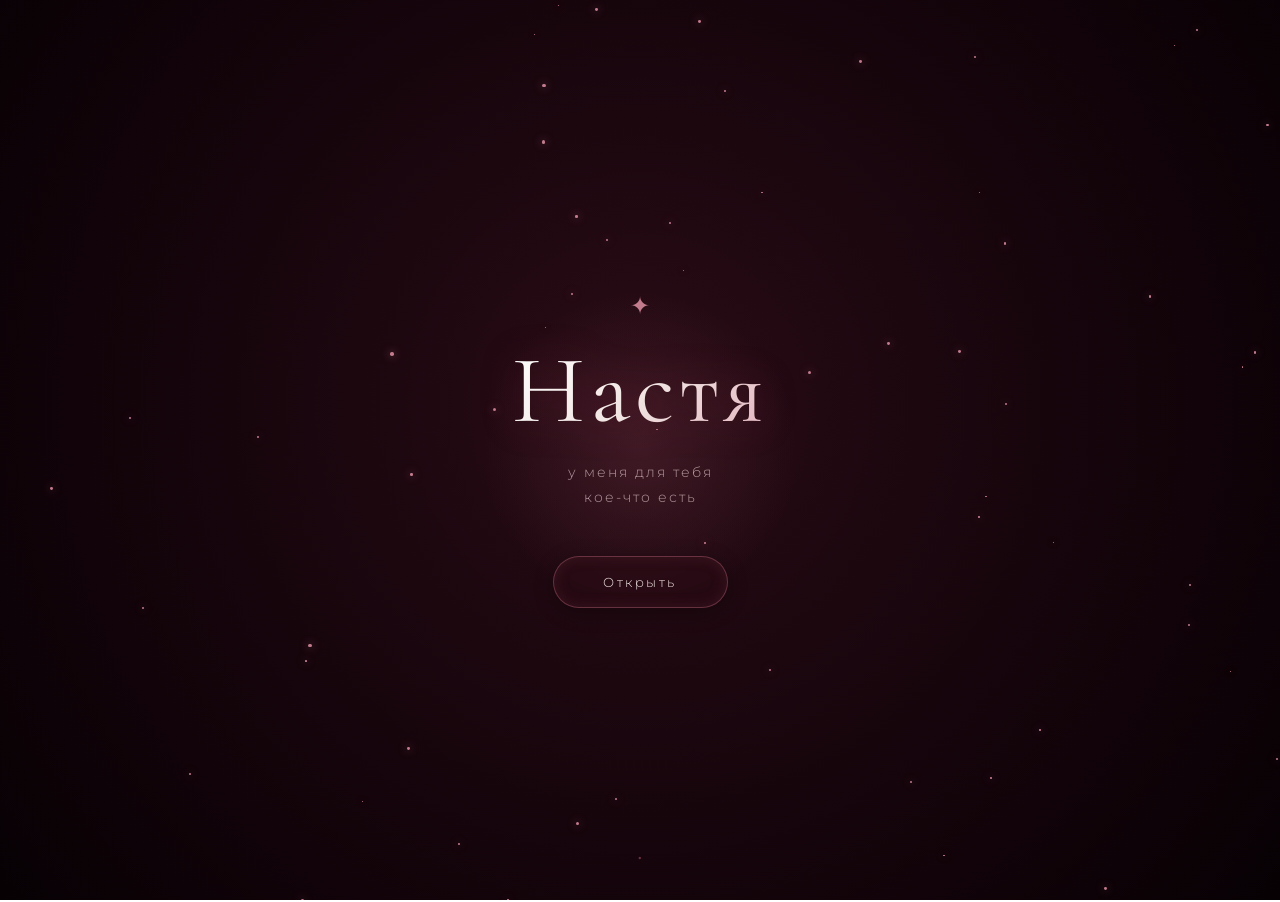
<file: index.html>
<!DOCTYPE html>
<html lang="ru">
<head>
    <meta charset="UTF-8">
    <meta name="viewport" content="width=device-width, initial-scale=1.0, maximum-scale=1.0, user-scalable=no">

    <title>Настя</title>

    <link rel="preconnect" href="https://fonts.googleapis.com">
    <link rel="preconnect" href="https://fonts.gstatic.com" crossorigin>
    <link href="https://fonts.googleapis.com/css2?family=Cormorant+Garamond:ital,wght@0,400;0,500;1,400&family=Montserrat:wght@300;400&display=swap" rel="stylesheet">

    <link rel="stylesheet" href="style.css">
</head>
<body>

    <!-- Фоновый слой для звезд -->
    <div id="stars-container" class="stars-container"></div>
    
    <!-- Фоновое нежное свечение -->
    <div class="ambient-glow"></div>

    <main class="welcome">

        <div class="card-content">
            <!-- Интерактивная звезда (кликая на нее, вылетают искры) -->
            <div class="star-icon js-spark-trigger" title="Нажми на меня">✦</div>

            <h1 class="glow-title">Настя</h1>

            <p class="subtitle">
                у меня для тебя<br>
                кое-что есть
            </p>

            <a href="story.html" class="button js-next-btn">
                <span>Открыть</span>
            </a>
        </div>

        <div class="dot">·</div>

    </main>

    <script src="script.js"></script>
</body>
</html>
</file>
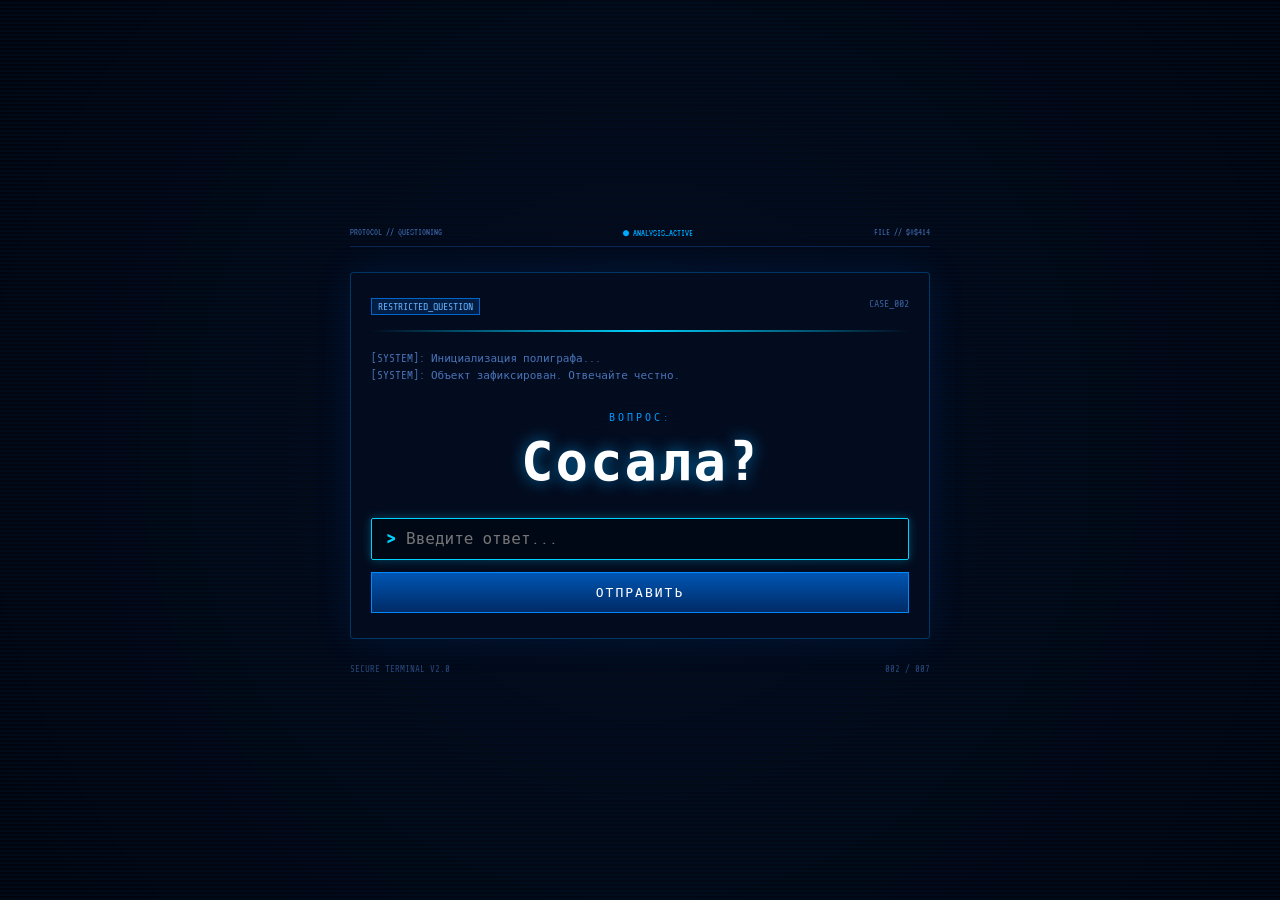
<file: case002.html>
<!DOCTYPE html>
<html lang="ru">
<head>
    <meta charset="UTF-8">
    <meta name="viewport" content="width=device-width, initial-scale=1.0, maximum-scale=1.0, user-scalable=no">

   <title>ДЕЛО №002 // $0$414</title>

    <link rel="preconnect" href="https://fonts.googleapis.com">
    <link rel="preconnect" href="https://fonts.gstatic.com" crossorigin>
    <link href="https://fonts.googleapis.com/css2?family=Special+Elite&family=VT323&family=Share+Tech+Mono&display=swap" rel="stylesheet">

    <link rel="stylesheet" href="case002.css">
</head>

<body>

<div class="blue-noise"></div>
<div class="scanlines"></div>
<div class="glitch-screen" id="glitch-screen">
    <div class="glitch-text">CRITICAL_SYSTEM_ERROR<br>0x000000FF // INVALID_RESPONSE</div>
</div>

<main class="interrogation-page">

   <header class="top-bar">
    <div>PROTOCOL // QUESTIONING</div>
    <div class="status-blue">● ANALYSIS_ACTIVE</div>
    <div>FILE // $0$414</div>
</header>

    <section class="terminal-box">

        <div class="file-header">
            <span class="badge">RESTRICTED_QUESTION</span>
            <span class="file-id">CASE_002</span>
        </div>

        <div class="scanner-line"></div>

        <div class="dialog-area">
            <p class="sys-msg">[SYSTEM]: Инициализация полиграфа...</p>
            <p class="sys-msg">[SYSTEM]: Объект зафиксирован. Отвечайте честно.</p>
            
            <div class="main-question">
                <span class="q-prefix">ВОПРОС:</span>
                <h1 id="question-text">Сосала?</h1>
            </div>
        </div>

        <!-- Поле ввода ответа -->
        <form id="answer-form" class="input-container" autocomplete="off">
            <div class="input-wrapper">
                <span class="prompt">&gt;</span>
                <input type="text" id="answer-input" placeholder="Введите ответ..." autofocus required>
            </div>
            <button type="submit" id="submit-btn">ОТПРАВИТЬ</button>
        </form>

        <!-- Ответ терминала -->
        <div id="response-box" class="response-box hidden">
            <p id="response-text"></p>
        </div>

    </section>

    <!-- Финальный экран после "Да" -->
    <section id="final-screen" class="final-screen hidden">
        <div class="final-card">
            <div class="code-tag">VERIFICATION COMPLETE</div>
            
            <p class="status-msg">ПРОТОКОЛ ДОПРОСА ЗАКРЫТ</p>

            <h2 class="final-verdict">УСЛЫШАЛ.</h2>

            <div class="blue-line"></div>

            <p class="final-subtext">
                Ответ занесён в протокол.<br>
                Искренность объекта: 100%.
            </p>

            <div class="blue-stamp">
                ОБЪЕКТ<br>ПРИЗНАЛСЯ
            </div>

            <a href="jokes.html" class="back-btn">
                ← ВЕРНУТЬСЯ В АРХИВ
            </a>
        </div>
    </section>

    <footer>
        <span>SECURE TERMINAL V2.0</span>
        <span>002 / 007</span>
    </footer>

</main>

<script src="case002.js"></script>

</body>
</html>
</file>
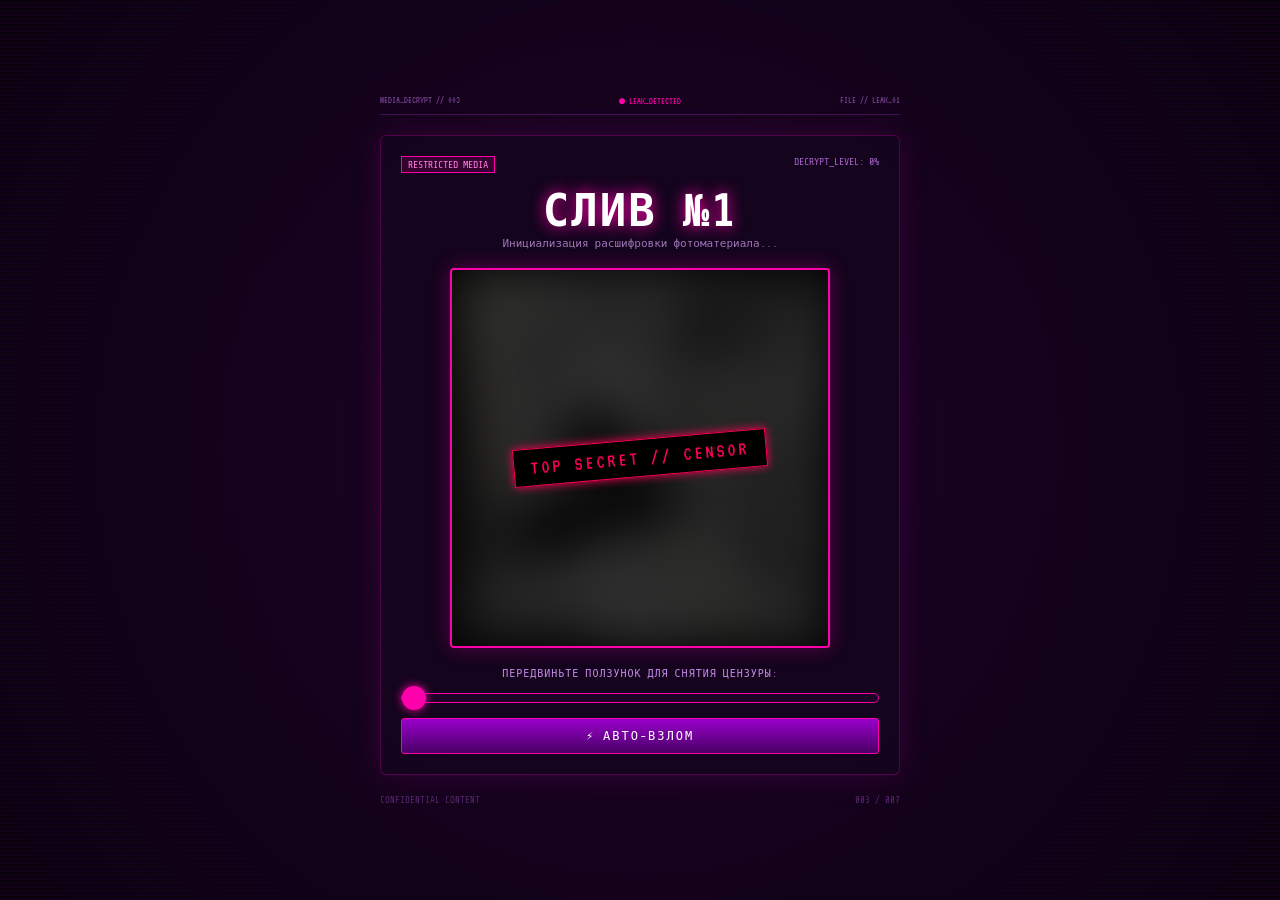
<file: case003.html>
<!DOCTYPE html>
<html lang="ru">
<head>
    <meta charset="UTF-8">
    <meta name="viewport" content="width=device-width, initial-scale=1.0, maximum-scale=1.0, user-scalable=no">

    <title>ДЕЛО №003 // СЛИВ №1</title>

    <link rel="preconnect" href="https://fonts.googleapis.com">
    <link rel="preconnect" href="https://fonts.gstatic.com" crossorigin>
    <link href="https://fonts.googleapis.com/css2?family=Special+Elite&family=VT323&family=Share+Tech+Mono&display=swap" rel="stylesheet">

    <link rel="stylesheet" href="case003.css">
</head>

<body>

<div class="purple-noise"></div>
<div class="scanlines"></div>

<main class="leak-page">

    <header class="top-bar">
        <div>MEDIA_DECRYPT // 003</div>
        <div class="status-pink">● LEAK_DETECTED</div>
        <div>FILE // LEAK_01</div>
    </header>

    <section class="leak-card">

        <div class="card-header">
            <span class="tag">RESTRICTED MEDIA</span>
            <span class="id">DECRYPT_LEVEL: <span id="percent-text">0%</span></span>
        </div>

        <h1 class="title">СЛИВ №1</h1>
        <p class="subtitle">Инициализация расшифровки фотоматериала...</p>

        <!-- ЗОНА ФОТОГРАФИИ C ЦЕНЗУРОЙ -->
        <div class="photo-container">
            <!-- Укажи точное имя файла картинки из папки images -->
            <img src="images/photo.jpg" alt="Слив №1" id="target-photo" class="blurred-photo">
            
            <div id="censor-bar" class="censor-overlay">
                <div class="censor-text">TOP SECRET // CENSOR</div>
            </div>
        </div>

        <!-- ОРГАНЫ УПРАВЛЕНИЯ ДЕШИФРОВКОЙ -->
        <div class="controls">
            <p class="control-label">ПЕРЕДВИНЬТЕ ПОЛЗУНОК ДЛЯ СНЯТИЯ ЦЕНЗУРЫ:</p>
            <input type="range" id="decrypt-slider" min="0" max="100" value="0" class="slider">
            
            <div class="btn-group">
                <button id="auto-decrypt-btn" class="action-btn">⚡ АВТО-ВЗЛОМ</button>
            </div>
        </div>

    </section>

    <!-- ФИНАЛЬНЫЙ ОВЕРЛЕЙ -->
    <div id="final-overlay" class="final-overlay hidden">
        <div class="final-modal">
            <div class="modal-code">DECRYPT SUCCESSFUL // 100%</div>
            
            <h2>МАТЕРИАЛ РАССЕКРЕЧЕН!</h2>
            
            <p class="final-desc">
                Первый слив успешно обработан и сохранён в личное дело.
            </p>

            <div class="pink-stamp">
                СЛИВ №1<br>ДОСТУПЕН
            </div>

            <a href="jokes.html" class="back-btn">
                ← ВЕРНУТЬСЯ В АРХИВ
            </a>
        </div>
    </div>

    <footer>
        <span>CONFIDENTIAL CONTENT</span>
        <span>003 / 007</span>
    </footer>

</main>

<script src="case003.js"></script>

</body>
</html>
</file>
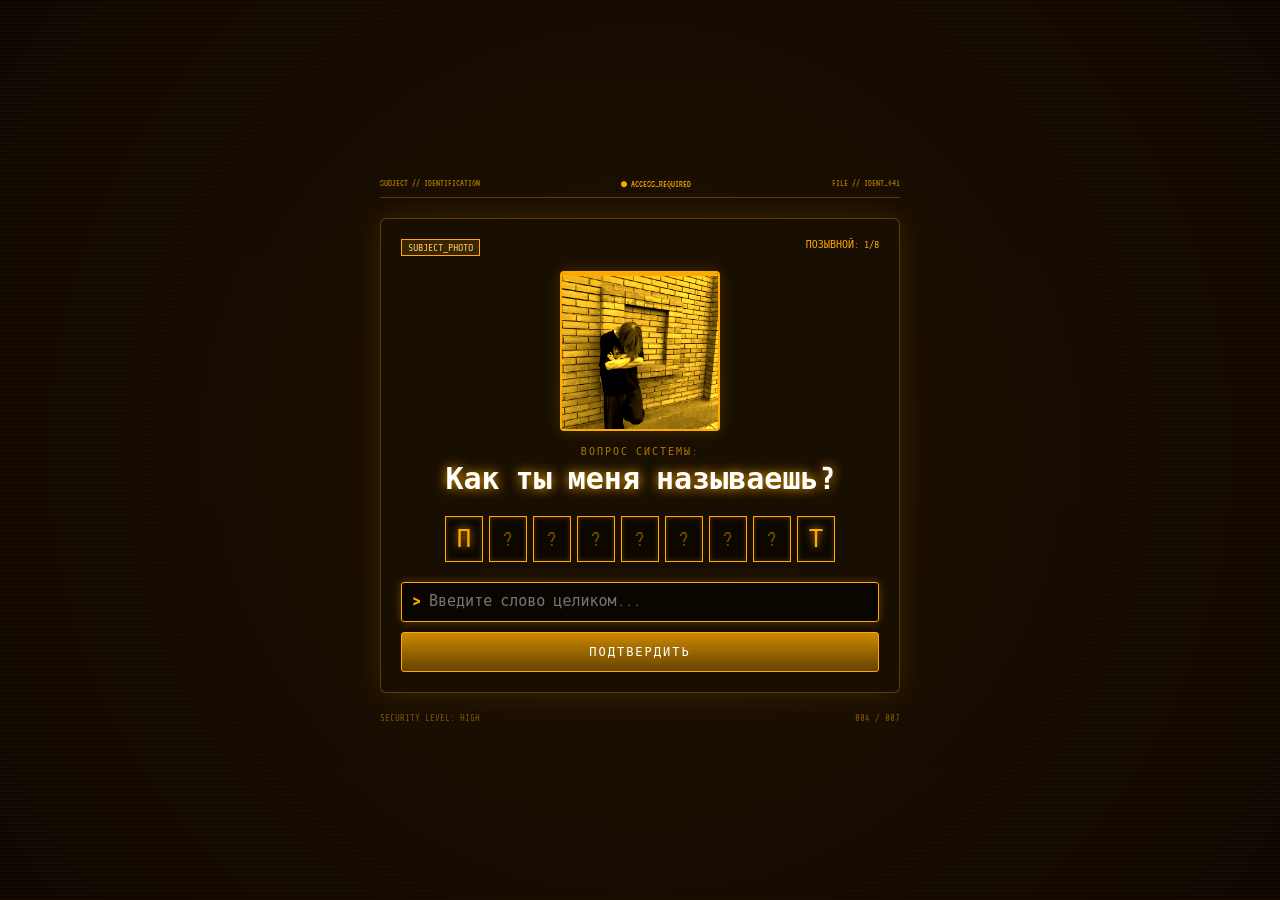
<file: case004.html>
<!DOCTYPE html>
<html lang="ru">
<head>
    <meta charset="UTF-8">
    <meta name="viewport" content="width=device-width, initial-scale=1.0, maximum-scale=1.0, user-scalable=no">

    <title>ДЕЛО №004 // IDENT_041</title>

    <link rel="preconnect" href="https://fonts.googleapis.com">
    <link rel="preconnect" href="https://fonts.gstatic.com" crossorigin>
    <link href="https://fonts.googleapis.com/css2?family=Special+Elite&family=VT323&family=Share+Tech+Mono&display=swap" rel="stylesheet">

    <link rel="stylesheet" href="case004.css">
</head>

<body>

<div class="amber-noise"></div>
<div class="scanlines"></div>

<main class="ident-page">

    <header class="top-bar">
        <div>SUBJECT // IDENTIFICATION</div>
        <div class="status-amber">● ACCESS_REQUIRED</div>
        <div>FILE // IDENT_041</div>
    </header>

    <section class="ident-card">

        <div class="card-header">
            <span class="tag">SUBJECT_PHOTO</span>
            <span class="progress-tag">ПОЗЫВНОЙ: <span id="word-num">1</span>/8</span>
        </div>

        <!-- ЗОНА ФОТОГРАФИИ -->
        <div class="photo-box">
            <div class="scanner-laser"></div>
            <img src="images/lesha.jpg" alt="Объект" id="target-photo" class="scanned-photo">
            <div class="photo-overlay" id="photo-overlay"></div>
        </div>

        <div class="question-box">
            <p class="q-label">ВОПРОС СИСТЕМЫ:</p>
            <h1 class="main-question">Как ты меня называешь?</h1>
        </div>

        <!-- ЯЧЕЙКИ ДЛЯ БУКВ СЛОВА -->
        <div id="word-slots" class="word-slots"></div>

        <!-- ФОРМА ВВОДА -->
        <form id="guess-form" class="input-form" autocomplete="off">
            <div class="input-wrapper">
                <span class="prompt">&gt;</span>
                <input type="text" id="word-input" placeholder="Введите слово целиком..." autofocus required>
            </div>
            <button type="submit" id="submit-btn">ПОДТВЕРДИТЬ</button>
        </form>

        <p id="error-msg" class="error-msg hidden">ИДЕНТИФИКАТОР НЕ СОВПАДАЕТ!</p>

    </section>

    <!-- ФИНАЛЬНЫЙ ОВЕРЛЕЙ -->
    <div id="final-overlay" class="final-overlay hidden">
        <div class="final-modal">
            <div class="modal-code">IDENTITY CONFIRMED // ALL PASSED</div>
            
            <h2>ЛИЧНОСТЬ УСТАНОВЛЕНА!</h2>
            
            <p class="final-desc">
                Все 8 позывных успешно идентифицированы.<br>
                Объект полностью распознан.
            </p>

            <div class="amber-stamp">
                ИДЕНТИФИКАЦИЯ<br>100%
            </div>

            <a href="jokes.html" class="back-btn">
                ← ВЕРНУТЬСЯ В АРХИВ
            </a>
        </div>
    </div>

    <footer>
        <span>SECURITY LEVEL: HIGH</span>
        <span>004 / 007</span>
    </footer>

</main>

<script src="case004.js"></script>

</body>
</html>
</file>
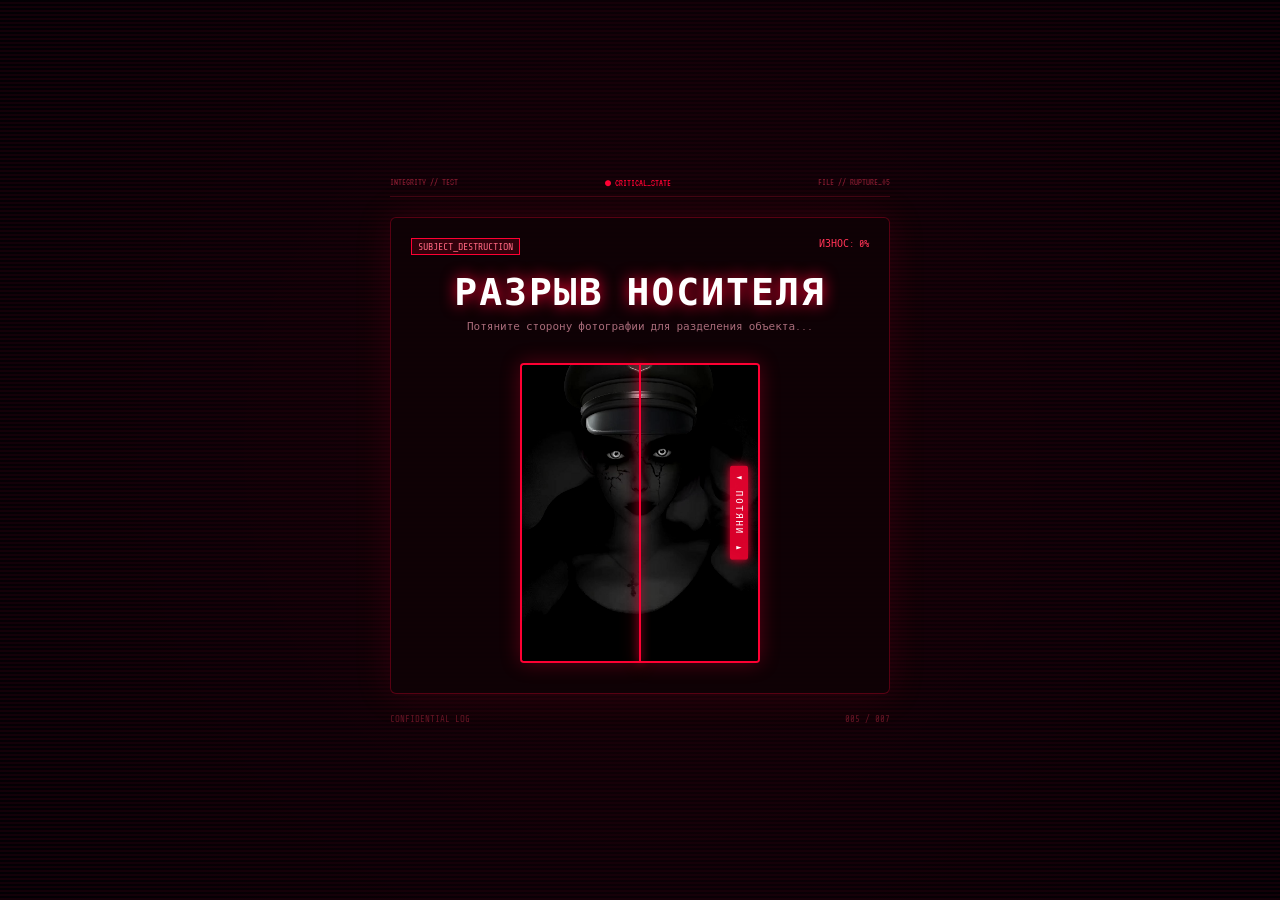
<file: case005.html>
<!DOCTYPE html>
<html lang="ru">
<head>
    <meta charset="UTF-8">
    <meta name="viewport" content="width=device-width, initial-scale=1.0, maximum-scale=1.0, user-scalable=no">

    <title>ДЕЛО №005 // RUPTURE_05</title>

    <link rel="preconnect" href="https://fonts.googleapis.com">
    <link rel="preconnect" href="https://fonts.gstatic.com" crossorigin>
    <link href="https://fonts.googleapis.com/css2?family=Special+Elite&family=VT323&family=Share+Tech+Mono&display=swap" rel="stylesheet">

    <link rel="stylesheet" href="case005.css">
</head>

<body>

<div class="dark-noise"></div>
<div class="scanlines"></div>

<main class="rupture-page">

    <header class="top-bar">
        <div>INTEGRITY // TEST</div>
        <div class="status-red">● CRITICAL_STATE</div>
        <div>FILE // RUPTURE_05</div>
    </header>

    <section class="rupture-card">

        <div class="card-header">
            <span class="tag">SUBJECT_DESTRUCTION</span>
            <span class="status-tag">ИЗНОС: <span id="rip-percent">0%</span></span>
        </div>

        <h1 class="title">РАЗРЫВ НОСИТЕЛЯ</h1>
        <p class="subtitle">Потяните сторону фотографии для разделения объекта...</p>

        <!-- ЗОНА РАЗРЫВАЕМОЙ ФОТОГРАФИИ -->
        <div class="photo-rip-stage" id="stage">
            
            <div class="photo-wrapper">
                <!-- Левая половина -->
                <div class="photo-half left-half" id="left-half">
                    <img src="images/nastya.jpg" alt="Настя">
                    <div class="tear-edge right-edge"></div>
                </div>

                <!-- Правая половина (которую нужно тянуть) -->
                <div class="photo-half right-half" id="right-half">
                    <img src="images/nastya.jpg" alt="Настя">
                    <div class="tear-edge left-edge"></div>
                    <div class="drag-handle">◄ ПОТЯНИ ►</div>
                </div>

                <!-- Красная линия надрыва по центру -->
                <div class="rip-line" id="rip-line"></div>
            </div>

        </div>

    </section>

    <!-- ФИНАЛЬНЫЙ ЭКРАН (ПОСЛЕ РАЗРЫВА) -->
    <div id="final-overlay" class="final-overlay hidden">
        <div class="red-flash"></div>
        <div class="final-modal">
            <div class="modal-code">CRITICAL FAILURE // SUBJECT DISRUPTED</div>
            
            <h2 class="final-title">ОБЪЕКТ "НАСТЯ"<br>ПОРВАЛСЯ!</h2>
            
            <div class="red-line"></div>

            <p class="final-desc">
                Структура объекта полностью нарушена.<br>
                Фрагменты занесены в архив уничтоженных файлов.
            </p>

            <div class="red-stamp">
                ОБЪЕКТ<br>УНИЧТОЖЕН
            </div>

            <a href="jokes.html" class="back-btn">
                ← ВЕРНУТЬСЯ В АРХИВ
            </a>
        </div>
    </div>

    <footer>
        <span>CONFIDENTIAL LOG</span>
        <span>005 / 007</span>
    </footer>

</main>

<script src="case005.js"></script>

</body>
</html>
</file>
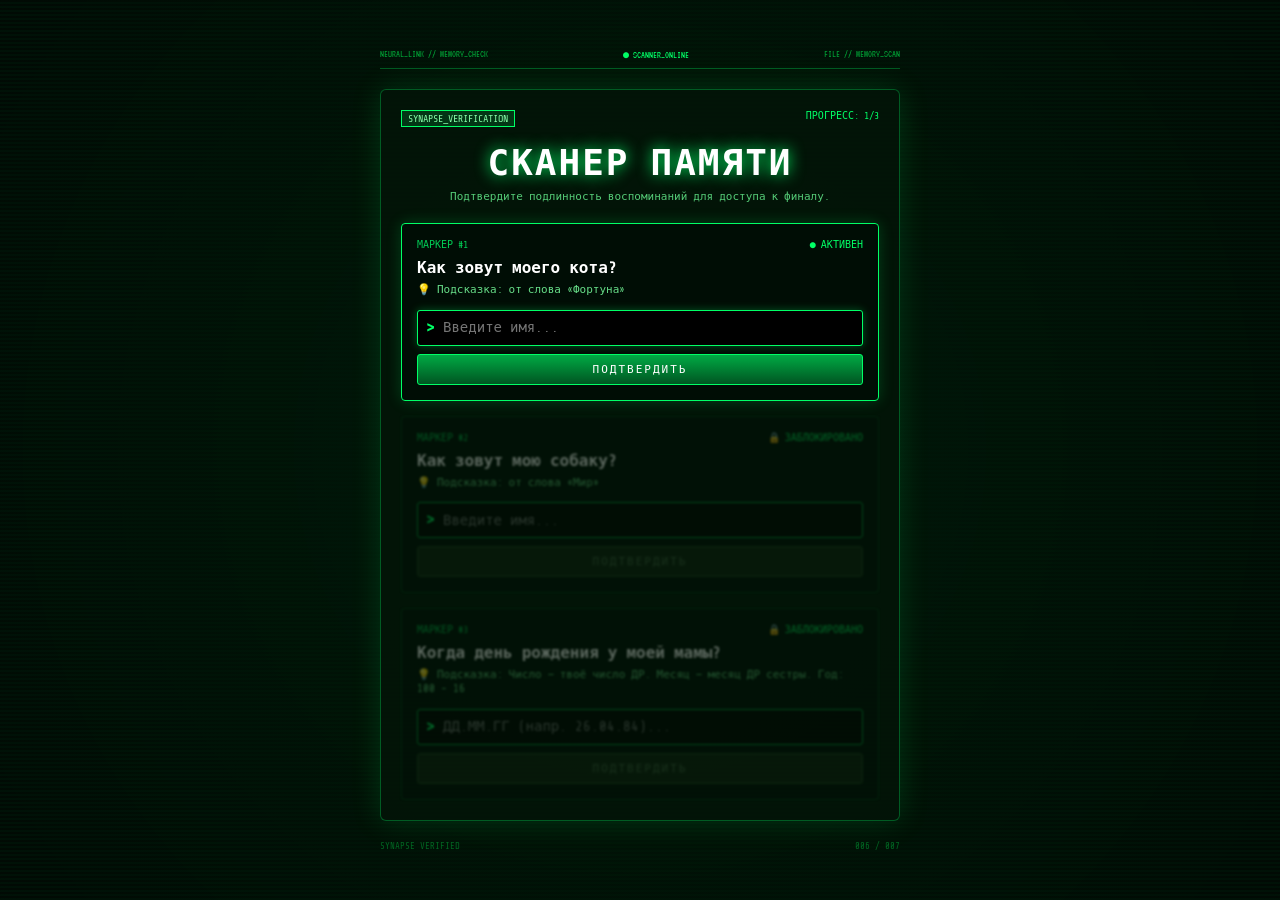
<file: case006.html>
<!DOCTYPE html>
<html lang="ru">
<head>
    <meta charset="UTF-8">
    <meta name="viewport" content="width=device-width, initial-scale=1.0, maximum-scale=1.0, user-scalable=no">

    <title>ДЕЛО №006 // MEMORY_SCAN</title>

    <link rel="preconnect" href="https://fonts.googleapis.com">
    <link rel="preconnect" href="https://fonts.gstatic.com" crossorigin>
    <link href="https://fonts.googleapis.com/css2?family=Special+Elite&family=VT323&family=Share+Tech+Mono&display=swap" rel="stylesheet">

    <link rel="stylesheet" href="case006.css">
</head>

<body>

<div class="green-noise"></div>
<div class="scanlines"></div>

<main class="memory-page">

    <header class="top-bar">
        <div>NEURAL_LINK // MEMORY_CHECK</div>
        <div class="status-green">● SCANNER_ONLINE</div>
        <div>FILE // MEMORY_SCAN</div>
    </header>

    <section class="memory-card">

        <div class="card-header">
            <span class="tag">SYNAPSE_VERIFICATION</span>
            <span class="progress-tag">ПРОГРЕСС: <span id="step-num">1</span>/3</span>
        </div>

        <h1 class="title">СКАНЕР ПАМЯТИ</h1>
        <p class="subtitle">Подтвердите подлинность воспоминаний для доступа к финалу.</p>

        <!-- СПИСОК ВОПРОСОВ (ПОСЛЕДОВАТЕЛЬНЫЙ ВЫВОД) -->
        <div class="q-list">

            <!-- ВОПРОС 1 -->
            <div class="q-block active" id="q1-block">
                <div class="q-header">
                    <span class="q-num">МАРКЕР #1</span>
                    <span class="q-status" id="q1-status">● АКТИВЕН</span>
                </div>
                <p class="q-text">Как зовут моего кота?</p>
                <div class="q-hint">💡 Подсказка: от слова «Фортуна»</div>
                <form class="q-form" id="form-1" autocomplete="off">
                    <div class="input-line">
                        <span class="p-symbol">&gt;</span>
                        <input type="text" id="ans-1" placeholder="Введите имя..." autofocus required>
                    </div>
                    <button type="submit" class="send-btn">ПОДТВЕРДИТЬ</button>
                </form>
            </div>

            <!-- ВОПРОС 2 -->
            <div class="q-block locked" id="q2-block">
                <div class="q-header">
                    <span class="q-num">МАРКЕР #2</span>
                    <span class="q-status" id="q2-status">🔒 ЗАБЛОКИРОВАНО</span>
                </div>
                <p class="q-text">Как зовут мою собаку?</p>
                <div class="q-hint">💡 Подсказка: от слова «Мир»</div>
                <form class="q-form" id="form-2" autocomplete="off">
                    <div class="input-line">
                        <span class="p-symbol">&gt;</span>
                        <input type="text" id="ans-2" placeholder="Введите имя..." disabled required>
                    </div>
                    <button type="submit" class="send-btn" disabled>ПОДТВЕРДИТЬ</button>
                </form>
            </div>

            <!-- ВОПРОС 3 -->
            <div class="q-block locked" id="q3-block">
                <div class="q-header">
                    <span class="q-num">МАРКЕР #3</span>
                    <span class="q-status" id="q3-status">🔒 ЗАБЛОКИРОВАНО</span>
                </div>
                <p class="q-text">Когда день рождения у моей мамы?</p>
                <div class="q-hint">💡 Подсказка: Число — твоё число ДР. Месяц — месяц ДР сестры. Год: 100 - 16</div>
                <form class="q-form" id="form-3" autocomplete="off">
                    <div class="input-line">
                        <span class="p-symbol">&gt;</span>
                        <input type="text" id="ans-3" placeholder="ДД.ММ.ГГ (напр. 26.04.84)..." disabled required>
                    </div>
                    <button type="submit" class="send-btn" disabled>ПОДТВЕРДИТЬ</button>
                </form>
            </div>

        </div>

        <p id="error-msg" class="error-msg hidden">ОШИБКА ДАННЫХ! НЕВЕРНЫЙ МАРКЕР.</p>

    </section>

    <!-- ФИНАЛЬНЫЙ ОВЕРЛЕЙ -->
    <div id="final-overlay" class="final-overlay hidden">
        <div class="final-modal">
            <div class="modal-code">MEMORY MATCHED // 100% ACCURACY</div>
            
            <h2>ПАМЯТЬ ПОДТВЕРЖДЕНА!</h2>
            
            <p class="final-desc">
                Все нейронные маркеры совпадают.<br>
                Финальный замок Архива готов к снятию.
            </p>

            <div class="green-stamp">
                ПОСЛЕДНИЙ ШАГ<br>РАЗБЛОКИРОВАН
            </div>

            <a href="jokes.html" class="back-btn">
                ← ВЕРНУТЬСЯ В АРХИВ
            </a>
        </div>
    </div>

    <footer>
        <span>SYNAPSE VERIFIED</span>
        <span>006 / 007</span>
    </footer>

</main>

<script src="case006.js"></script>

</body>
</html>
</file>
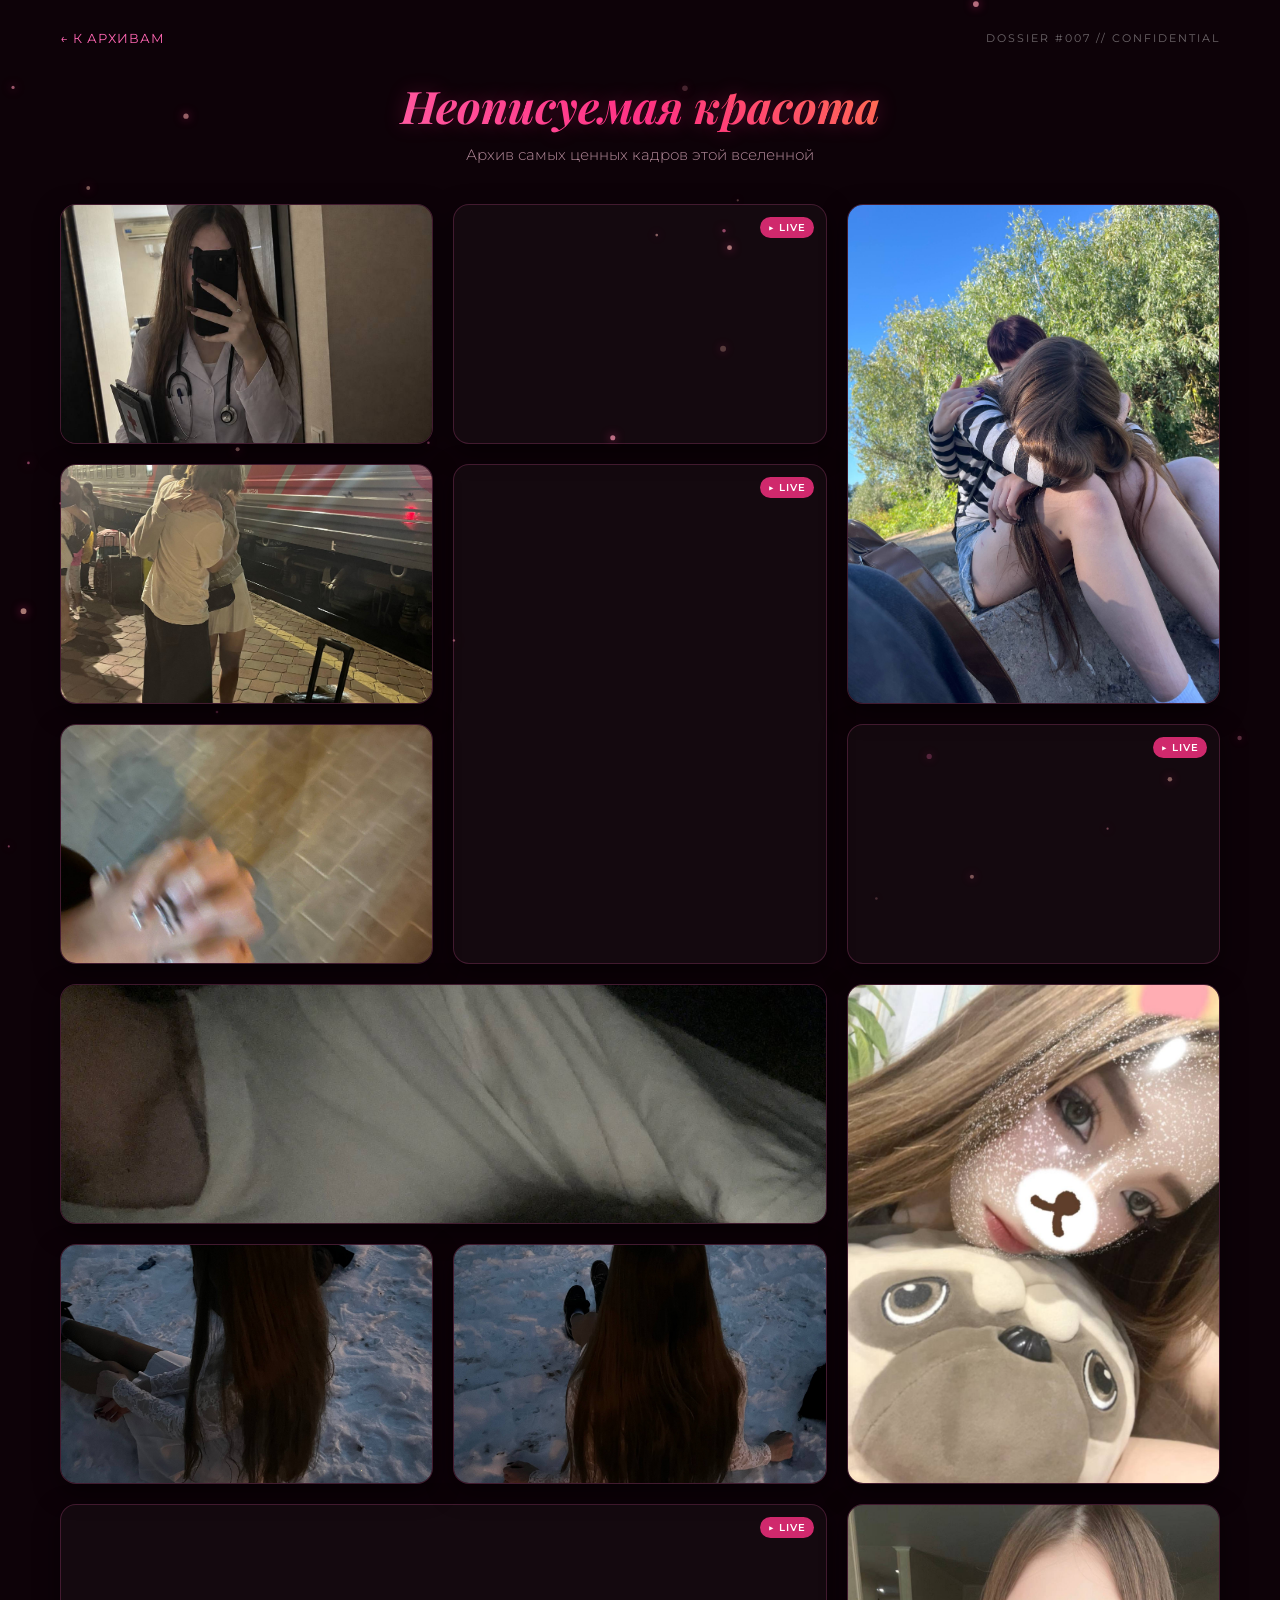
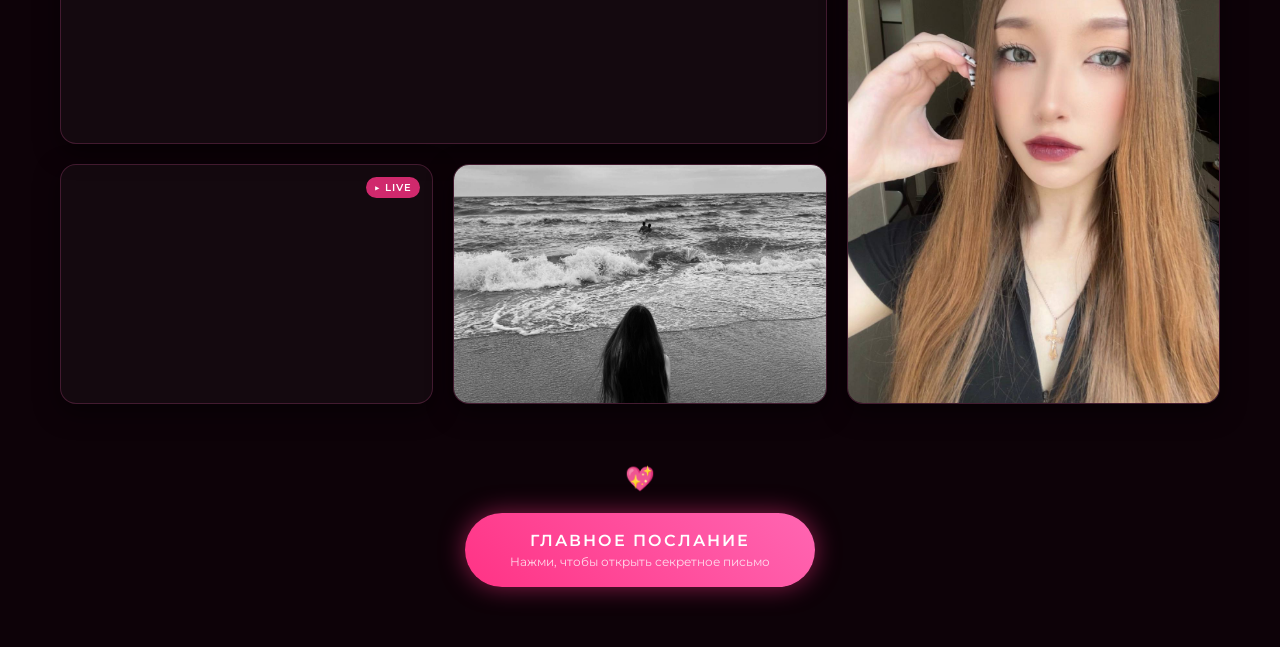
<file: case007.html>
<!DOCTYPE html>
<html lang="ru">
<head>
    <meta charset="UTF-8">
    <meta name="viewport" content="width=device-width, initial-scale=1.0">
    <title>ОБЪЕКТ №007 // Неописуемая красота</title>
    <link rel="stylesheet" href="case007.css">
    <link href="https://fonts.googleapis.com/css2?family=Montserrat:wght@300;400;600&family=Playfair+Display:ital,wght@1,500&display=swap" rel="stylesheet">
</head>
<body>

    <!-- Задний интерактивный холст для частиц -->
    <canvas id="particles-canvas"></canvas>

    <div class="container">
        <!-- Шапка -->
        <header class="header">
            <a href="jokes.html" class="back-btn">← К АРХИВАМ</a>
            <div class="dossier-badge">DOSSIER #007 // CONFIDENTIAL</div>
        </header>

        <section class="title-section">
            <h1 class="main-title">Неописуемая красота</h1>
            <p class="subtitle">Архив самых ценных кадров этой вселенной</p>
        </section>

        <!-- Masonry Галерея (10 фото + 5 видео) -->
        <main class="gallery-grid">
            
            <!-- РЯД 1 -->
            <div class="media-card photo" data-tilt>
                <img src="media/photo1.jpg" alt="Memory 1" loading="lazy">
                <div class="card-overlay"><span>✨ #01</span></div>
            </div>

            <div class="media-card video" data-tilt>
                <video src="media/video1.mp4" loop muted playsinline></video>
                <div class="video-badge">▶ LIVE</div>
                <div class="card-overlay"><span>🎥 #01</span></div>
            </div>

            <div class="media-card photo vertical" data-tilt>
                <img src="media/photo2.jpg" alt="Memory 2" loading="lazy">
                <div class="card-overlay"><span>✨ #02</span></div>
            </div>

            <!-- РЯД 2 -->
            <div class="media-card photo" data-tilt>
                <img src="media/photo3.jpg" alt="Memory 3" loading="lazy">
                <div class="card-overlay"><span>✨ #03</span></div>
            </div>

            <div class="media-card video vertical" data-tilt>
                <video src="media/video2.mp4" loop muted playsinline></video>
                <div class="video-badge">▶ LIVE</div>
                <div class="card-overlay"><span>🎥 #02</span></div>
            </div>

            <div class="media-card photo wide" data-tilt>
                <img src="media/photo4.jpg" alt="Memory 4" loading="lazy">
                <div class="card-overlay"><span>✨ #04</span></div>
            </div>

            <!-- РЯД 3 -->
            <div class="media-card photo" data-tilt>
                <img src="media/photo5.jpg" alt="Memory 5" loading="lazy">
                <div class="card-overlay"><span>✨ #05</span></div>
            </div>

            <div class="media-card video" data-tilt>
                <video src="media/video3.mp4" loop muted playsinline></video>
                <div class="video-badge">▶ LIVE</div>
                <div class="card-overlay"><span>🎥 #03</span></div>
            </div>

            <div class="media-card photo vertical" data-tilt>
                <img src="media/photo6.jpg" alt="Memory 6" loading="lazy">
                <div class="card-overlay"><span>✨ #06</span></div>
            </div>

            <!-- РЯД 4 -->
            <div class="media-card photo" data-tilt>
                <img src="media/photo7.jpg" alt="Memory 7" loading="lazy">
                <div class="card-overlay"><span>✨ #07</span></div>
            </div>

            <div class="media-card video wide" data-tilt>
                <video src="media/video4.mp4" loop muted playsinline></video>
                <div class="video-badge">▶ LIVE</div>
                <div class="card-overlay"><span>🎥 #04</span></div>
            </div>

            <div class="media-card photo" data-tilt>
                <img src="media/photo8.jpg" alt="Memory 8" loading="lazy">
                <div class="card-overlay"><span>✨ #08</span></div>
            </div>

            <!-- РЯД 5 -->
            <div class="media-card photo vertical" data-tilt>
                <img src="media/photo9.jpg" alt="Memory 9" loading="lazy">
                <div class="card-overlay"><span>✨ #09</span></div>
            </div>

            <div class="media-card video" data-tilt>
                <video src="media/video5.mp4" loop muted playsinline></video>
                <div class="video-badge">▶ LIVE</div>
                <div class="card-overlay"><span>🎥 #05</span></div>
            </div>

            <div class="media-card photo" data-tilt>
                <img src="media/photo10.jpg" alt="Memory 10" loading="lazy">
                <div class="card-overlay"><span>✨ #10</span></div>
            </div>

        </main>

        <!-- Финальная кнопка перехода -->
        <footer class="footer-section">
            <div class="heart-divider">💖</div>
            <a href="final.html" class="final-next-btn" id="finalBtn">
                <span>ГЛАВНОЕ ПОСЛАНИЕ</span>
                <small>Нажми, чтобы открыть секретное письмо</small>
            </a>
        </footer>
    </div>

    <!-- Lightbox Модальное окно для полноэкранного просмотра -->
    <div class="lightbox" id="lightbox">
        <span class="lightbox-close">&times;</span>
        <div class="lightbox-content" id="lightboxContent"></div>
    </div>

    <script src="case007.js"></script>
</body>
</html>
</file>
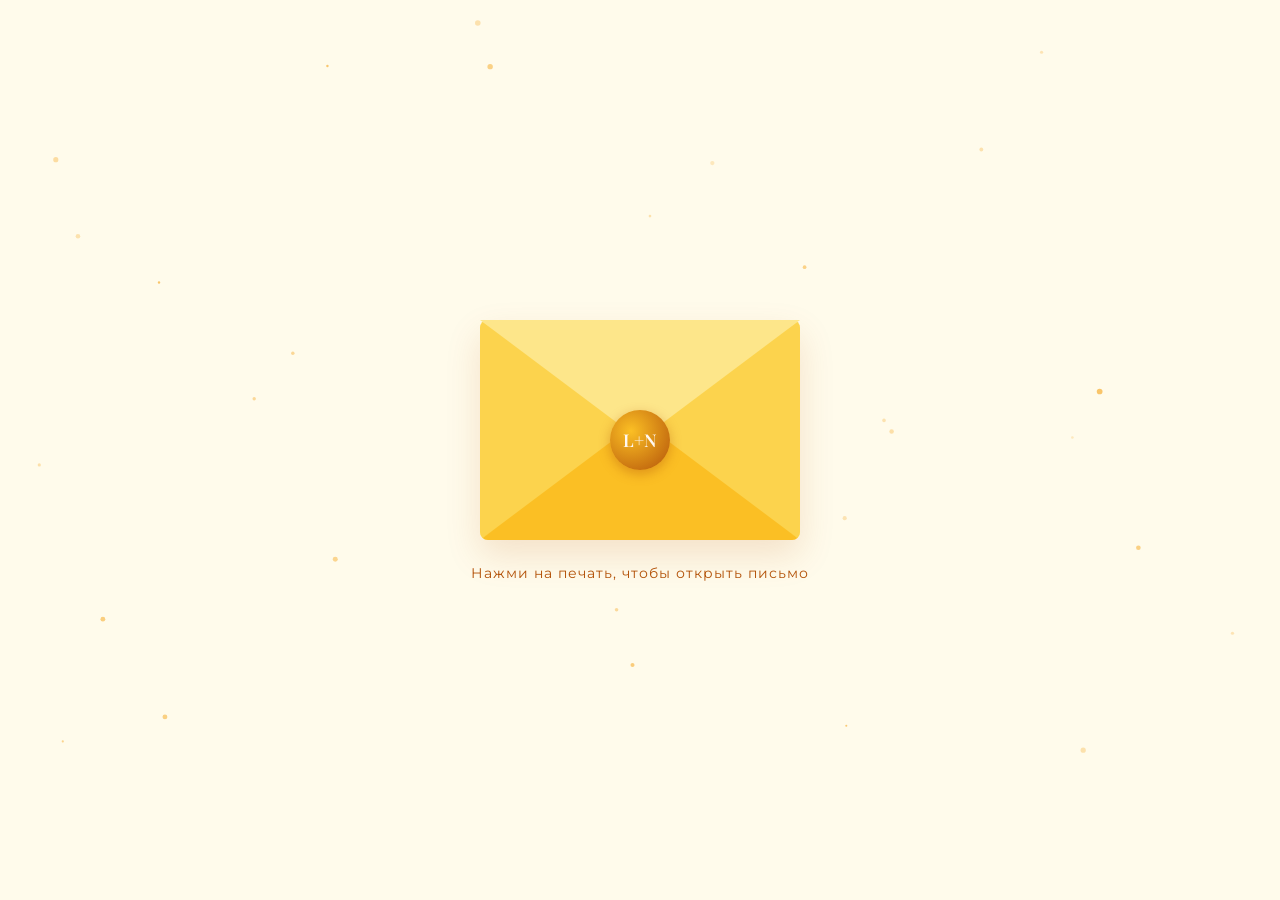
<file: final.html>
<!DOCTYPE html>
<html lang="ru">
<head>
    <meta charset="UTF-8">
    <meta name="viewport" content="width=device-width, initial-scale=1.0">
    <title>Архив // Финальное послание</title>
    <link rel="stylesheet" href="final.css">
    <link href="https://fonts.googleapis.com/css2?family=Montserrat:wght@300;400;500;600&family=Playfair+Display:ital,wght@1,600&display=swap" rel="stylesheet">
</head>
<body>

    <canvas id="sparkles"></canvas>

    <div class="scene">
        <div class="envelope-wrapper" id="envelopeWrapper">
            
            <!-- 3D КОНВЕРТ -->
            <div class="envelope" id="envelope">
                
                <!-- Задняя стенка (внутри конверта) -->
                <div class="env-back"></div>

                <!-- Вложенный лист с текстом -->
                <div class="letter" id="letter">
                    <div class="letter-inner">
                        <p class="greeting">Доброй ночи, Настя.</p>
                        
                        <p>Вот и подошёл к концу твой уникальный и занимательный квест. Я очень надеюсь, что тебе понравилась моя задумка.</p>
                        
                        <p>Ты прошла через все шифры, загадки и секретные файлы. Но за каждым строгим кодом, за каждой зашифрованной строчкой и «заблокированной» карточкой с самого начала пряталось только одно — моё желание вызвать у тебя улыбку, поднять настроение и подарить тебе немного настоящего волшебства.</p>
                        
                        <p>Когда я создавал этот проект, я понял одну простую вещь: никакие строки кода, сложные алгоритмы или красиво сверкающие экраны не смогут передать и малой доли того, что я чувствую к тебе на самом деле. Холодные цифры бессильны перед живыми эмоциями.</p>
                        
                        <p>Этот Архив хранит много вещей, но его главная ценность — это твои воспоминания, твой громкий смех, твои тёплые глаза и ты сама. Ты делаешь этот мир бесконечно красивым и светлым просто тем, что ты в нём есть. Спасибо за твой ум, твою находчивость, твоё терпение, невероятную улыбку и за то, с каким азартом ты прошла этот путь.</p>
                        
                        <p>Все замки взломаны, все секреты раскрыты, а финальное дело под номером 007 навсегда заархивировано в моём сердце. Но помни: это был лишь один цифровой сюжет, а впереди нас ждёт ещё бесконечное множество наших собственных, самых ярких и счастливых историй.</p>
                        
                        <p>Главное послание этого Архива остаётся неизменным: ты — лучшее, что есть в этой вселенной.</p>

                        <div class="love-declaration">Я тебя люблю.</div>

                        <!-- Если первая страница называется index.html: -->
<div class="footer-action">
    <a href="index.html" class="restart-btn" onclick="localStorage.clear()">Пройти путь снова 🔄</a>
</div>
                    </div>
                </div>

                <!-- Передние стороны конверта -->
                <div class="env-front-left"></div>
                <div class="env-front-right"></div>
                <div class="env-front-bottom"></div>

                <!-- Верхний открывающийся 3D-клапан -->
                <div class="env-flap-top" id="flapTop"></div>

                <!-- Восковая печать L+N (поверх всего) -->
                <div class="wax-seal" id="waxSeal">
                    <span>L+N</span>
                </div>

            </div>

            <p class="tap-hint" id="tapHint">Нажми на печать, чтобы открыть письмо</p>
        </div>
    </div>

    <script src="final.js"></script>
</body>
</html>
</file>
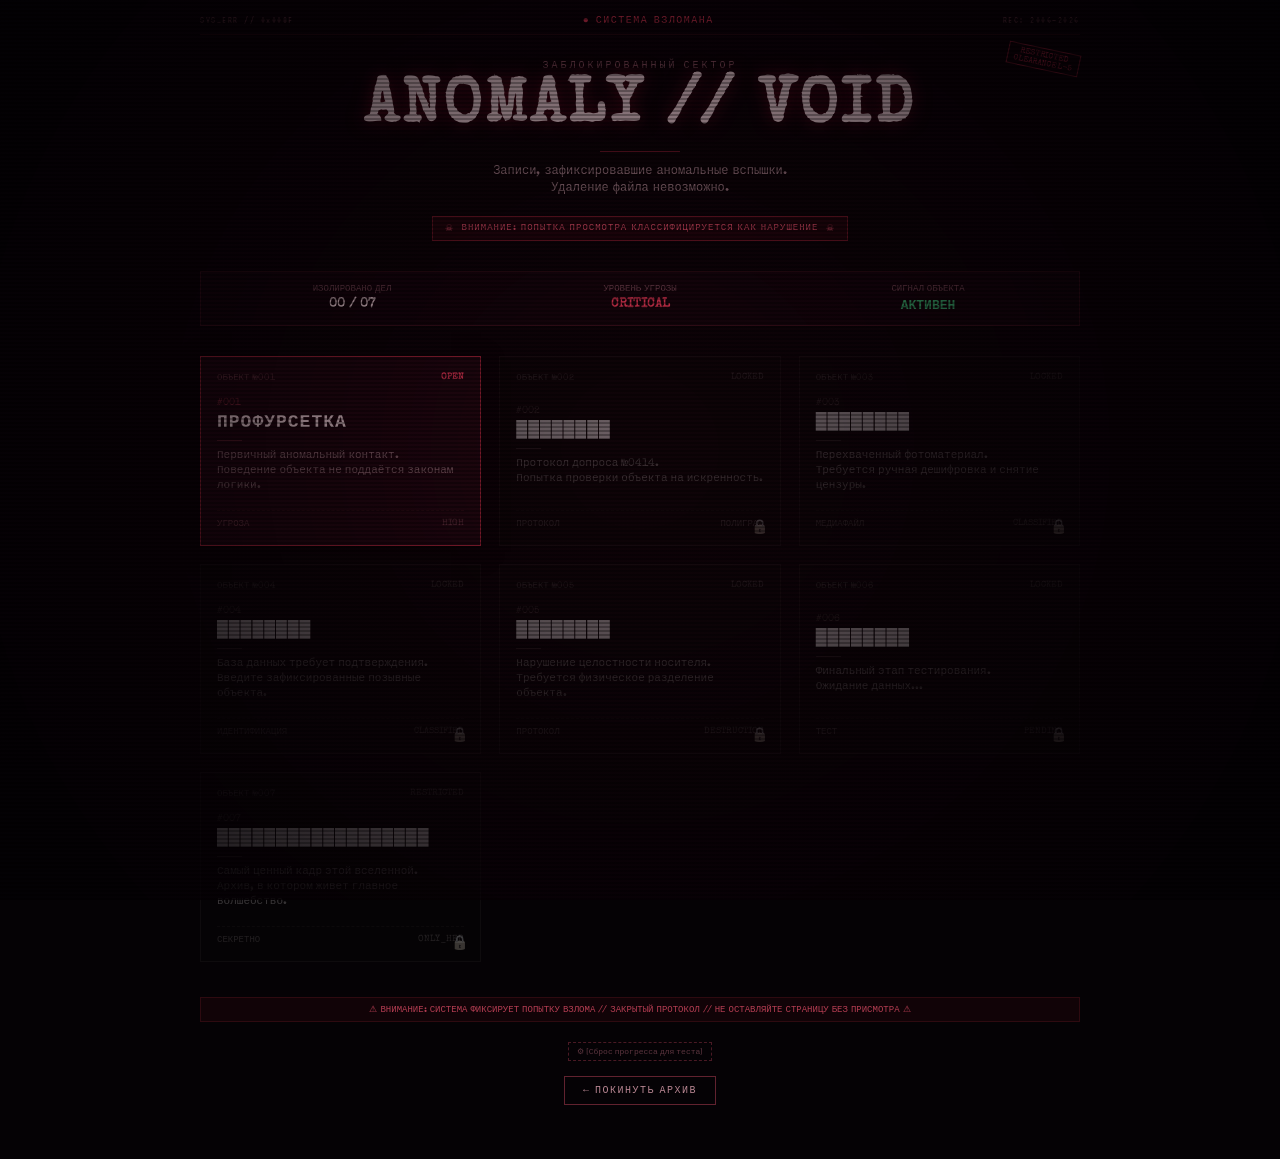
<file: jokes.html>
<!DOCTYPE html>
<html lang="ru">
<head>
    <meta charset="UTF-8">
    <meta name="viewport" content="width=device-width, initial-scale=1.0, maximum-scale=1.0, user-scalable=no">

    <title>ПРОТОКОЛ // ДОСТУП ЗАПРЕЩЁН</title>

    <link rel="preconnect" href="https://fonts.googleapis.com">
    <link rel="preconnect" href="https://fonts.gstatic.com" crossorigin>
    <link href="https://fonts.googleapis.com/css2?family=Special+Elite&family=VT323&family=Montserrat:wght@300;400;600&display=swap" rel="stylesheet">

    <link rel="stylesheet" href="jokes.css">
</head>

<body>

<!-- ЭФФЕКТЫ ПОМЕХ И ШУМА -->
<div class="screen-noise"></div>
<div class="scanlines"></div>
<div class="glitch-overlay" id="glitch-overlay"></div>

<main class="archive" id="archive-main">

    <!-- ВЕРХНЯЯ СТРОКА ТЕРМИНАЛА -->
    <header class="top-bar">
        <div>SYS_ERR // 0x008F</div>
        <div class="blink-red">● СИСТЕМА ВЗЛОМАНА</div>
        <div>REC: 2006–2026</div>
    </header>

    <!-- СЕКЦИЯ ЗАГОЛОВКА -->
    <section class="intro">
        <div class="file-stamp">
            <span>RESTRICTED</span>
            <span>CLEARANCE L-5</span>
        </div>

        <p class="overline">ЗАБЛОКИРОВАННЫЙ СЕКТОР</p>

        <!-- НОВОЕ МРАЧНОЕ НАЗВАНИЕ -->
        <h1 class="glitch-title" data-text="ANOMALY // VOID">ANOMALY // VOID</h1>

        <div class="title-line"></div>

        <p class="subtitle">
            Записи, зафиксировавшие аномальные вспышки.<br>
            Удаление файла невозможно.
        </p>

        <div class="warning-box">
            <span class="skull">☠</span>
            ВНИМАНИЕ: ПОПЫТКА ПРОСМОТРА КЛАССИФИЦИРУЕТСЯ КАК НАРУШЕНИЕ
            <span class="skull">☠</span>
        </div>
    </section>

    <!-- СЧЁТЧИК И СТАТУС БЕЗОПАСНОСТИ -->
    <section class="archive-info">
        <div>
            <span>ИЗОЛИРОВАНО ДЕЛ</span>
            <strong id="progress-counter">00 / 07</strong>
        </div>

        <div>
            <span>УРОВЕНЬ УГРОЗЫ</span>
            <strong class="danger-text" id="archive-status">CRITICAL</strong>
        </div>

        <div>
            <span>СИГНАЛ ОБЪЕКТА</span>
            <strong class="pulse-green">АКТИВЕН</strong>
        </div>
    </section>

    <!-- 8 КАРТОЧЕК ДЕЛ -->
    <section class="cases">

        <!-- ДЕЛО 001 -->
        <a href="profursetka.html" class="case" data-case="1" data-title="ПРОФУРСЕТКА" data-link="profursetka.html">
            <div class="case-top">
                <span>ОБЪЕКТ №001</span>
                <span class="status">LOCKED</span>
            </div>
            <div class="case-body">
                <div class="number">#001</div>
                <h2 class="case-name">████████</h2>
                <div class="separator"></div>
                <p class="case-desc">
                    Первичный аномальный контакт.<br>
                    Поведение объекта не поддаётся законам логики.
                </p>
            </div>
            <div class="case-bottom">
                <span>УГРОЗА</span>
                <span class="danger-level">HIGH</span>
            </div>
            <div class="lock-icon">🔒</div>
        </a>

      <!-- ДЕЛО 002 -->
        <a href="case002.html" class="case" data-case="2" data-title="$0$414" data-link="case002.html">
            <div class="case-top">
                <span>ОБЪЕКТ №002</span>
                <span class="status">LOCKED</span>
            </div>
            <div class="case-body">
                <div class="number">#002</div>
                <h2 class="case-name">████████</h2>
                <div class="separator"></div>
                <p class="case-desc">
                    Протокол допроса №0414.<br>
                    Попытка проверки объекта на искренность.
                </p>
            </div>
            <div class="case-bottom">
                <span>ПРОТОКОЛ</span>
                <span class="status-text">ПОЛИГРАФ</span>
            </div>
            <div class="lock-icon">🔒</div>
        </a>
      <!-- ДЕЛО 003 -->
        <a href="case003.html" class="case" data-case="3" data-title="СЛИВ №1" data-link="case003.html">
            <div class="case-top">
                <span>ОБЪЕКТ №003</span>
                <span class="status">LOCKED</span>
            </div>
            <div class="case-body">
                <div class="number">#003</div>
                <h2 class="case-name">████████</h2>
                <div class="separator"></div>
                <p class="case-desc">
                    Перехваченный фотоматериал.<br>
                    Требуется ручная дешифровка и снятие цензуры.
                </p>
            </div>
            <div class="case-bottom">
                <span>МЕДИАФАЙЛ</span>
                <span class="status-text">CLASSIFIED</span>
            </div>
            <div class="lock-icon">🔒</div>
        </a>

       <!-- ДЕЛО 004 -->
        <a href="case004.html" class="case" data-case="4" data-title="IDENT_041" data-link="case004.html">
            <div class="case-top">
                <span>ОБЪЕКТ №004</span>
                <span class="status">LOCKED</span>
            </div>
            <div class="case-body">
                <div class="number">#004</div>
                <h2 class="case-name">████████</h2>
                <div class="separator"></div>
                <p class="case-desc">
                    База данных требует подтверждения.<br>
                    Введите зафиксированные позывные объекта.
                </p>
            </div>
            <div class="case-bottom">
                <span>ИДЕНТИФИКАЦИЯ</span>
                <span class="status-text">CLASSIFIED</span>
            </div>
            <div class="lock-icon">🔒</div>
        </a>

      <!-- ДЕЛО 005 -->
        <a href="case005.html" class="case" data-case="5" data-title="RUPTURE_05" data-link="case005.html">
            <div class="case-top">
                <span>ОБЪЕКТ №005</span>
                <span class="status">LOCKED</span>
            </div>
            <div class="case-body">
                <div class="number">#005</div>
                <h2 class="case-name">████████</h2>
                <div class="separator"></div>
                <p class="case-desc">
                    Нарушение целостности носителя.<br>
                    Требуется физическое разделение объекта.
                </p>
            </div>
            <div class="case-bottom">
                <span>ПРОТОКОЛ</span>
                <span class="status-text">DESTRUCTION</span>
            </div>
            <div class="lock-icon">🔒</div>
        </a>

        <!-- ДЕЛО 006 -->
        <a href="case006.html" class="case" data-case="6" data-title="CASE_006" data-link="case006.html">
            <div class="case-top">
                <span>ОБЪЕКТ №006</span>
                <span class="status">LOCKED</span>
            </div>
            <div class="case-body">
                <div class="number">#006</div>
                <h2 class="case-name">████████</h2>
                <div class="separator"></div>
                <p class="case-desc">
                    Финальный этап тестирования.<br>
                    Ожидание данных...
                </p>
            </div>
            <div class="case-bottom">
                <span>ТЕСТ</span>
                <span class="status-text">PENDING</span>
            </div>
            <div class="lock-icon">🔒</div>
        </a>

       <!-- ФИНАЛ №007 -->
        <a href="case007.html" class="case final-card" data-case="7" data-title="Неописуемая красота" data-link="case007.html">
            <div class="case-top">
                <span>ОБЪЕКТ №007</span>
                <span class="status">RESTRICTED</span>
            </div>
            <div class="case-body">
                <div class="number">#007</div>
                <h2 class="case-name">██████████████████</h2>
                <div class="separator"></div>
                <p class="case-desc">
                    Самый ценный кадр этой вселенной.<br>
                    Архив, в котором живет главное волшебство.
                </p>
            </div>
            <div class="case-bottom">
                <span>СЕКРЕТНО</span>
                <span class="status-text">ONLY_HER</span>
            </div>
            <div class="lock-icon">🔒</div>
        </a>
        
    </section>

    <!-- ПОДВАЛ С БЕГУЩЕЙ СТРОКОЙ И КНОПКАМИ -->
    <footer>
        <div class="ticker-wrap">
            <div class="ticker">
                ⚠ ВНИМАНИЕ: СИСТЕМА ФИКСИРУЕТ ПОПЫТКУ ВЗЛОМА // ЗАКРЫТЫЙ ПРОТОКОЛ // НЕ ОСТАВЛЯЙТЕ СТРАНИЦУ БЕЗ ПРИСМОТРА ⚠
            </div>
        </div>

        <button id="reset-btn" class="reset-btn">⚙ [Сброс прогресса для теста]</button>

        <a href="us.html" class="back-link">
            ← ПОКИНУТЬ АРХИВ
        </a>
    </footer>

</main>

<script src="jokes.js"></script>

</body>
</html>
</file>
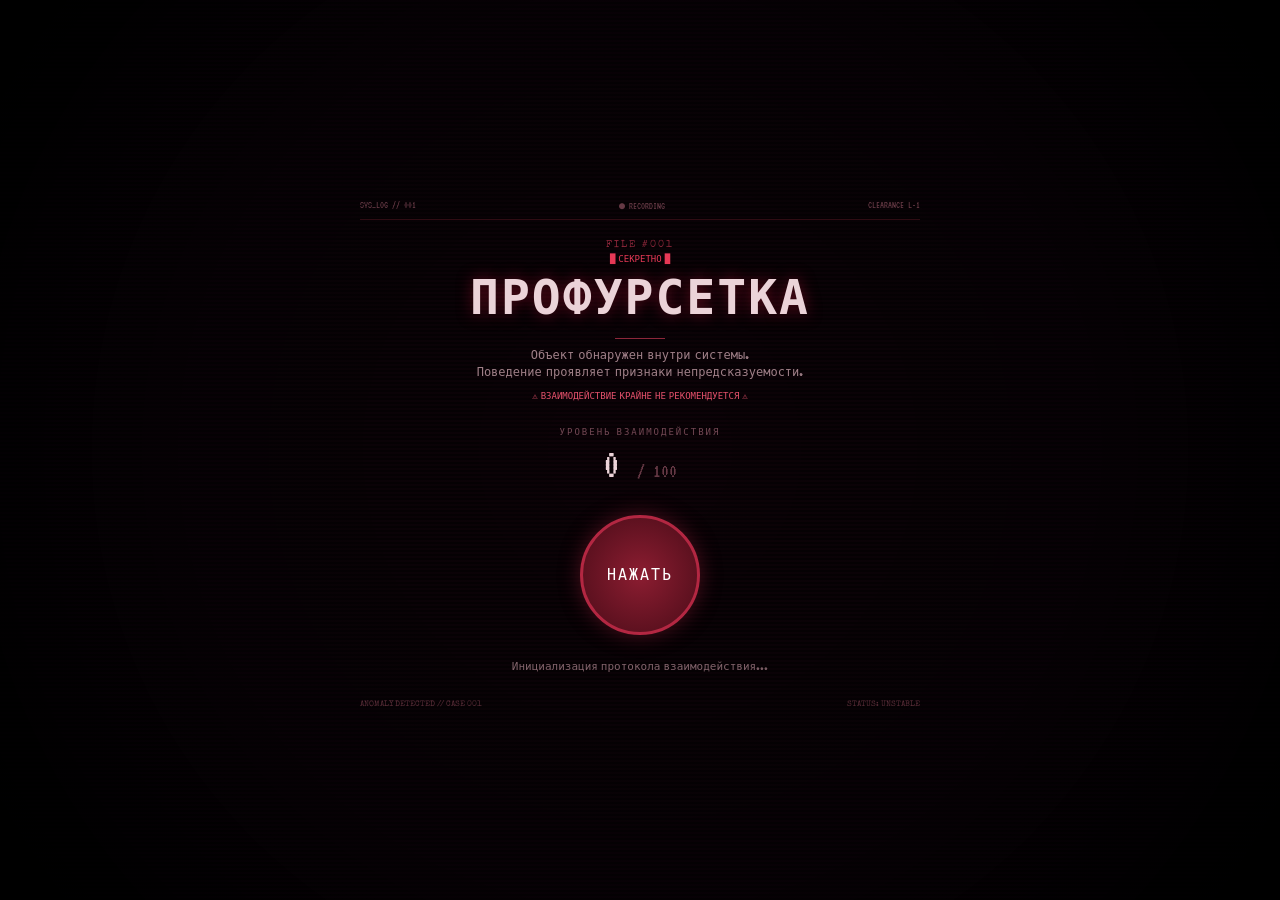
<file: profursetka.html>
<!DOCTYPE html>
<html lang="ru">
<head>
    <meta charset="UTF-8">
    <meta name="viewport" content="width=device-width, initial-scale=1.0, maximum-scale=1.0, user-scalable=no">

    <title>ДЕЛО №001 // ПРОФУРСЕТКА</title>

    <link rel="preconnect" href="https://fonts.googleapis.com">
    <link rel="preconnect" href="https://fonts.gstatic.com" crossorigin>
    <link href="https://fonts.googleapis.com/css2?family=Special+Elite&family=VT323&family=Montserrat:wght@400;700&display=swap" rel="stylesheet">

    <link rel="stylesheet" href="profursetka.css">
</head>

<body>

<!-- Атмосферные шумы и сужение обзора -->
<div class="noise"></div>
<div class="scanlines"></div>
<div class="vignette-darkness" id="vignette"></div>

<main class="case-page" id="case-page">

    <header class="top">
        <div>SYS_LOG // 001</div>
        <div class="status blink">● RECORDING</div>
        <div>CLEARANCE L-1</div>
    </header>

    <section class="case-intro">
        <div class="file-number">FILE #001</div>
        <p class="classified">█ СЕКРЕТНО █</p>
        
        <h1 class="glitch-title" data-text="ПРОФУРСЕТКА">ПРОФУРСЕТКА</h1>
        <div class="line"></div>

        <p class="description">
            Объект обнаружен внутри системы.<br>
            Поведение проявляет признаки непредсказуемости.
        </p>

        <p class="small-warning">
            ⚠ ВЗАИМОДЕЙСТВИЕ КРАЙНЕ НЕ РЕКОМЕНДУЕТСЯ ⚠
        </p>
    </section>

    <!-- Игровая зона -->
    <section class="experiment">
        <div class="counter-label">УРОВЕНЬ ВЗАИМОДЕЙСТВИЯ</div>

        <div class="counter">
            <span id="count">0</span>
            <span class="total">/ 100</span>
        </div>

        <div class="button-area">
            <div class="pulse-ring circle-1"></div>
            <div class="pulse-ring circle-2"></div>
            
            <button id="click-button">
                <span>НАЖАТЬ</span>
            </button>
        </div>

        <p id="hint" class="hint">Инициализация протокола взаимодействия...</p>
    </section>

    <!-- Слой для спама предупреждающих надписей -->
    <div id="warning-layer" class="warning-layer"></div>

    <!-- Финальный скример-экран (Появляется на 100) -->
    <section id="final-screen" class="final-screen">
        <div class="final-noise"></div>
        
        <div class="final-content">
            <div class="final-code">CRITICAL ALERT // ANOMALY DETECTED</div>
            
            <p class="final-small">ОБЪЕКТ ИДЕНТИФИЦИРОВАН И ЗАФИКСИРОВАН</p>

            <h2 class="final-title">
                ПРОФУРСЕТКА<br>
                ОБНАРУЖЕНА!!!
            </h2>

            <div class="final-line"></div>

            <p class="final-text">
                Протокол завершён.<br>
                Статус объекта переведён в реестр квеста.
            </p>

            <div class="stamp-box">
                ПРОФУРСЕТКА<br>
                100%
            </div>

            <a href="jokes.html" id="back-button" class="back-btn">
                ← ВЕРНУТЬСЯ В АРХИВ
            </a>
        </div>
    </section>

    <footer>
        <span>ANOMALY DETECTED // CASE 001</span>
        <span>STATUS: UNSTABLE</span>
    </footer>

</main>

<script src="profursetka.js"></script>

</body>
</html>
</file>
<file: style.css>
* {
    margin: 0;
    padding: 0;
    box-sizing: border-box;
    -webkit-tap-highlight-color: transparent;
}

html, body {
    width: 100%;
    height: 100%;
    overflow: hidden;
}

body {
    min-height: 100vh;
    min-height: 100dvh; 

    background: radial-gradient(
        circle at 50% 45%,
        #2a0c16 0%,
        #1c070f 35%,
        #110309 70%,
        #070104 100%
    );

    color: #f1e5e3;
    font-family: "Montserrat", sans-serif;
    position: relative;
}

/* СВЕЧЕНИЕ НА ФОНЕ */
.ambient-glow {
    position: absolute;
    top: 50%;
    left: 50%;
    transform: translate(-50%, -50%);
    width: 320px;
    height: 320px;
    background: radial-gradient(circle, rgba(168, 91, 108, 0.18) 0%, rgba(0,0,0,0) 70%);
    border-radius: 50%;
    pointer-events: none;
    z-index: 1;
    animation: ambientPulse 6s ease-in-out infinite alternate;
}

@keyframes ambientPulse {
    0% { transform: translate(-50%, -50%) scale(0.9); opacity: 0.6; }
    100% { transform: translate(-50%, -50%) scale(1.3); opacity: 1; }
}

/* ФОНОВЫЕ ЗВЕЗДЫ */
.stars-container {
    position: absolute;
    inset: 0;
    pointer-events: none;
    z-index: 1;
}

.star-particle {
    position: absolute;
    background: #c27b8c;
    border-radius: 50%;
    box-shadow: 0 0 8px rgba(194, 123, 140, 0.8);
    animation: twinkle ease-in-out infinite;
}

@keyframes twinkle {
    0%, 100% { opacity: 0.1; transform: scale(0.6); }
    50% { opacity: 0.9; transform: scale(1.3); }
}

/* ИСКРЫ */
.magic-spark {
    position: absolute;
    pointer-events: none;
    border-radius: 50%;
    background: #f3c2cd;
    box-shadow: 0 0 10px #e297a7;
    z-index: 999;
    animation: sparkFade 0.8s ease-out forwards;
}

@keyframes sparkFade {
    0% { opacity: 1; transform: translate(0, 0) scale(1); }
    100% { opacity: 0; transform: translate(var(--dx), var(--dy)) scale(0); }
}

/* ГЛАВНЫЙ КОНТЕЙНЕР */
.welcome {
    position: relative;
    z-index: 2;
    height: 100vh;
    height: 100dvh;
    display: flex;
    flex-direction: column;
    justify-content: center;
    align-items: center;
    text-align: center;
    padding: 20px;
}

.card-content {
    display: flex;
    flex-direction: column;
    align-items: center;
    transition: transform 0.2s ease-out;
    opacity: 0;
    animation: appear 1.8s ease forwards;
}

/* ЗВЕЗДОЧКА */
.star-icon {
    font-family: "Cormorant Garamond", serif;
    font-size: 24px;
    color: #c27b8c;
    margin-bottom: 20px;
    cursor: pointer;
    user-select: none;
    transition: transform 0.3s ease, color 0.3s ease;
}

.star-icon:active {
    transform: scale(1.4) rotate(45deg);
    color: #ffd1dc;
}

/* ЗАГОЛОВОК */
h1.glow-title {
    font-family: "Cormorant Garamond", serif;
    font-size: clamp(58px, 15vw, 96px);
    font-weight: 400;
    letter-spacing: 5px;
    line-height: 1.05;
    margin-bottom: 18px;
    
    background: linear-gradient(135deg, #ffffff 0%, #f1e5e3 50%, #e2b2bd 100%);
    background-clip: text;
    -webkit-background-clip: text;
    -webkit-text-fill-color: transparent;
    
    filter: drop-shadow(0 0 20px rgba(140, 35, 65, 0.4));
    transition: filter 0.4s ease;
}

h1.glow-title:hover {
    filter: drop-shadow(0 0 30px rgba(226, 178, 189, 0.7));
}

.subtitle {
    font-family: "Montserrat", sans-serif;
    font-size: clamp(12px, 3.5vw, 14px);
    font-weight: 300;
    line-height: 1.8;
    letter-spacing: 2px;
    color: #b599a0;
    margin-bottom: 45px;
}

/* КНОПКА */
.button {
    position: relative;
    display: inline-flex;
    align-items: center;
    justify-content: center;
    
    width: 175px;
    height: 52px;

    border: 1px solid rgba(168, 91, 108, 0.5);
    border-radius: 30px;

    color: #f1e5e3;
    text-decoration: none;
    font-family: "Montserrat", sans-serif;
    font-size: 13px;
    font-weight: 300;
    letter-spacing: 2.5px;

    background: rgba(45, 12, 22, 0.4);
    backdrop-filter: blur(8px);
    -webkit-backdrop-filter: blur(8px);

    box-shadow: 0 4px 20px rgba(0, 0, 0, 0.3), inset 0 0 15px rgba(168, 91, 108, 0.15);
    overflow: hidden;
    transition: background 0.3s ease, border-color 0.3s ease, transform 0.3s ease, box-shadow 0.3s ease;
}

.button span {
    position: relative;
    z-index: 2;
}

@media (hover: hover) {
    .button:hover {
        background: rgba(85, 20, 38, 0.6);
        border-color: #c27b8c;
        transform: translateY(-2px);
        box-shadow: 0 8px 30px rgba(168, 91, 108, 0.4), inset 0 0 20px rgba(194, 123, 140, 0.3);
    }
}

.button:active {
    transform: scale(0.96);
    background: rgba(110, 25, 50, 0.7);
}

.dot {
    position: absolute;
    bottom: 30px;
    color: #6e3041;
    font-size: 22px;
    pointer-events: none;
}

@keyframes appear {
    from { opacity: 0; transform: translateY(15px); }
    to { opacity: 1; transform: translateY(0); }
}

body.fade-out {
    opacity: 0;
    transition: opacity 0.6s ease;
}
</file>
<file: case002.css>
* {
    margin: 0;
    padding: 0;
    box-sizing: border-box;
    -webkit-tap-highlight-color: transparent;
}

body {
    min-height: 100vh;
    min-height: 100dvh;
    background: #020712;
    color: #9bb5e6;
    font-family: 'Share Tech Mono', 'Special Elite', monospace;
    display: flex;
    justify-content: center;
    align-items: center;
    position: relative;
    overflow: hidden;
    padding: 15px;
}

/* ТЕМНО-СИНИЕ ЭФФЕКТЫ */
.blue-noise {
    position: fixed;
    inset: 0;
    background: radial-gradient(circle, rgba(10, 35, 80, 0.25) 0%, rgba(1, 4, 12, 0.98) 100%);
    pointer-events: none;
    z-index: 1;
}

.scanlines {
    position: fixed;
    inset: 0;
    background: linear-gradient(
        to bottom,
        rgba(255,255,255,0),
        rgba(255,255,255,0) 50%,
        rgba(0, 15, 35, 0.5) 50%,
        rgba(0, 15, 35, 0.5)
    );
    background-size: 100% 4px;
    pointer-events: none;
    z-index: 2;
}

/* ЭКРАН СБОЯ (BSOD / GLITCH) */
.glitch-screen {
    position: fixed;
    inset: 0;
    background: #001133;
    z-index: 999;
    display: flex;
    justify-content: center;
    align-items: center;
    text-align: center;
    opacity: 0;
    pointer-events: none;
    transition: opacity 0.05s ease;
}

.glitch-screen.active {
    opacity: 1;
    pointer-events: auto;
    animation: blueGlitch 0.1s infinite alternate;
}

@keyframes blueGlitch {
    0% { background: #001133; transform: translate(2px, -2px); }
    50% { background: #002266; transform: translate(-2px, 2px); }
    100% { background: #00081a; transform: translate(0, 0); }
}

.glitch-text {
    color: #00f0ff;
    font-family: 'VT323', monospace;
    font-size: clamp(20px, 5vw, 36px);
    letter-spacing: 2px;
    text-shadow: 0 0 10px #00f0ff;
}

/* ОСНОВНОЙ КОНТЕЙНЕР */
.interrogation-page {
    width: 100%;
    max-width: 580px;
    position: relative;
    z-index: 10;
}

.top-bar {
    display: flex;
    justify-content: space-between;
    font-size: 10px;
    color: #3b5f9e;
    border-bottom: 1px solid rgba(30, 80, 160, 0.4);
    padding-bottom: 8px;
    margin-bottom: 25px;
    font-family: 'VT323', monospace;
}

.status-blue {
    color: #00aaff;
    animation: blink 1s infinite alternate;
}

@keyframes blink { from { opacity: 0.3; } to { opacity: 1; } }

/* КАРТОЧКА ТЕРМИНАЛА */
.terminal-box {
    background: rgba(4, 14, 32, 0.85);
    border: 1px solid rgba(0, 150, 255, 0.3);
    border-radius: 4px;
    padding: 25px 20px;
    box-shadow: 0 0 35px rgba(0, 80, 200, 0.15);
    position: relative;
}

.file-header {
    display: flex;
    justify-content: space-between;
    font-size: 10px;
    margin-bottom: 15px;
}

.badge {
    background: rgba(0, 100, 220, 0.2);
    border: 1px solid #0066cc;
    color: #66b3ff;
    padding: 2px 6px;
}

.file-id { color: #3b5f9e; }

.scanner-line {
    width: 100%;
    height: 2px;
    background: linear-gradient(90deg, transparent, #00d2ff, transparent);
    margin-bottom: 20px;
    animation: scan 2s infinite linear;
}

@keyframes scan {
    0% { opacity: 0.2; }
    50% { opacity: 1; }
    100% { opacity: 0.2; }
}

/* ТЕКСТ ДОПРОСА */
.sys-msg {
    font-size: 11px;
    color: #4a73b8;
    margin-bottom: 4px;
}

.main-question {
    margin: 25px 0;
    text-align: center;
}

.q-prefix {
    font-size: 10px;
    letter-spacing: 3px;
    color: #0099ff;
}

h1 {
    font-size: clamp(36px, 8vw, 54px);
    color: #ffffff;
    text-shadow: 0 0 15px rgba(0, 170, 255, 0.6);
    margin-top: 5px;
    letter-spacing: 2px;
}

/* ФОРМА ВВОДА */
.input-container {
    display: flex;
    flex-direction: column;
    gap: 12px;
    margin-top: 20px;
}

.input-wrapper {
    display: flex;
    align-items: center;
    background: rgba(2, 8, 20, 0.9);
    border: 1px solid #0055aa;
    padding: 10px 14px;
    border-radius: 2px;
    transition: border-color 0.3s;
}

.input-wrapper:focus-within {
    border-color: #00d2ff;
    box-shadow: 0 0 10px rgba(0, 210, 255, 0.3);
}

.prompt {
    color: #00d2ff;
    font-size: 18px;
    margin-right: 10px;
    font-weight: bold;
}

input {
    background: transparent;
    border: none;
    outline: none;
    color: #ffffff;
    font-family: inherit;
    font-size: 16px;
    width: 100%;
}

button {
    background: linear-gradient(180deg, #0055b3 0%, #002b66 100%);
    border: 1px solid #0088ff;
    color: #ffffff;
    font-family: inherit;
    padding: 12px;
    font-size: 13px;
    letter-spacing: 2px;
    cursor: pointer;
    transition: all 0.2s ease;
}

button:hover, button:active {
    background: #0066e6;
    box-shadow: 0 0 15px rgba(0, 136, 255, 0.5);
}

/* ОКТИВНЫЕ ОТВЕТЫ */
.response-box {
    margin-top: 20px;
    padding: 12px;
    background: rgba(180, 20, 40, 0.15);
    border: 1px solid #ff3355;
    color: #ff6680;
    text-align: center;
    font-size: 14px;
    letter-spacing: 1px;
    animation: fadeIn 0.3s ease;
}

.hidden { display: none !important; }

@keyframes fadeIn { from { opacity: 0; } to { opacity: 1; } }

/* ФИНАЛЬНЫЙ ЭКРАН */
.final-screen {
    position: fixed;
    inset: 0;
    background: rgba(1, 6, 18, 0.96);
    z-index: 500;
    display: flex;
    justify-content: center;
    align-items: center;
    text-align: center;
    padding: 20px;
}

.final-card {
    background: #041026;
    border: 1.5px solid #00aaff;
    padding: 30px 20px;
    max-width: 420px;
    width: 100%;
    box-shadow: 0 0 40px rgba(0, 150, 255, 0.25);
}

.code-tag {
    font-size: 10px;
    color: #00d2ff;
    letter-spacing: 2px;
}

.status-msg {
    font-size: 11px;
    color: #5282d1;
    margin-top: 8px;
}

.final-verdict {
    font-size: 42px;
    color: #ffffff;
    text-shadow: 0 0 20px #00aaff;
    margin: 15px 0;
    letter-spacing: 3px;
}

.blue-line {
    width: 60px;
    height: 2px;
    background: #00d2ff;
    margin: 15px auto;
}

.final-subtext {
    font-size: 12px;
    color: #8faedc;
    line-height: 1.4;
}

.blue-stamp {
    display: inline-block;
    border: 2px solid #00d2ff;
    color: #00d2ff;
    padding: 6px 14px;
    font-size: 12px;
    transform: rotate(-6deg);
    margin: 20px 0;
    letter-spacing: 2px;
}

.back-btn {
    display: block;
    padding: 12px;
    background: rgba(0, 100, 220, 0.2);
    border: 1px solid #00aaff;
    color: #ffffff;
    text-decoration: none;
    font-size: 11px;
    letter-spacing: 2px;
    transition: background 0.3s;
}

.back-btn:hover { background: #0088ff; }

footer {
    display: flex;
    justify-content: space-between;
    font-size: 9px;
    color: #2b497a;
    margin-top: 25px;
}
</file>
<file: case003.css>
* {
    margin: 0;
    padding: 0;
    box-sizing: border-box;
    -webkit-tap-highlight-color: transparent;
}

body {
    min-height: 100vh;
    min-height: 100dvh;
    background: #0d0214;
    color: #e2c6f5;
    font-family: 'Share Tech Mono', 'Special Elite', monospace;
    display: flex;
    justify-content: center;
    align-items: center;
    position: relative;
    overflow-x: hidden;
    padding: 15px;
}

/* ФИОЛЕТОВО-РОЗОВЫЙ НЕОНОВЫЙ ФОН */
.purple-noise {
    position: fixed;
    inset: 0;
    background: radial-gradient(circle, rgba(75, 15, 95, 0.3) 0%, rgba(8, 2, 12, 0.98) 100%);
    pointer-events: none;
    z-index: 1;
}

.scanlines {
    position: fixed;
    inset: 0;
    background: linear-gradient(
        to bottom,
        rgba(255,255,255,0),
        rgba(255,255,255,0) 50%,
        rgba(25, 0, 35, 0.5) 50%,
        rgba(25, 0, 35, 0.5)
    );
    background-size: 100% 4px;
    pointer-events: none;
    z-index: 2;
}

.leak-page {
    width: 100%;
    max-width: 520px;
    position: relative;
    z-index: 10;
}

.top-bar {
    display: flex;
    justify-content: space-between;
    font-size: 10px;
    color: #7b4397;
    border-bottom: 1px solid rgba(180, 50, 210, 0.3);
    padding-bottom: 8px;
    margin-bottom: 20px;
    font-family: 'VT323', monospace;
}

.status-pink {
    color: #ff00aa;
    animation: blink 0.8s infinite alternate;
}

@keyframes blink { from { opacity: 0.3; } to { opacity: 1; } }

.leak-card {
    background: rgba(20, 5, 30, 0.85);
    border: 1px solid rgba(220, 0, 180, 0.3);
    border-radius: 6px;
    padding: 20px;
    box-shadow: 0 0 30px rgba(180, 0, 150, 0.2);
    text-align: center;
}

.card-header {
    display: flex;
    justify-content: space-between;
    font-size: 10px;
    margin-bottom: 12px;
}

.tag {
    background: rgba(255, 0, 170, 0.15);
    border: 1px solid #ff00aa;
    color: #ff80df;
    padding: 2px 6px;
}

.id { color: #a866cc; }

.title {
    font-size: clamp(30px, 7vw, 44px);
    color: #ffffff;
    text-shadow: 0 0 15px #ff00aa;
    letter-spacing: 2px;
}

.subtitle {
    font-size: 11px;
    color: #9d75b5;
    margin-bottom: 18px;
}

/* ФОТО И ЦЕНЗУРА */
.photo-container {
    position: relative;
    width: 100%;
    max-width: 380px;
    height: 380px;
    margin: 0 auto 20px;
    border: 2px solid #ff00aa;
    border-radius: 4px;
    overflow: hidden;
    background: #000;
    display: flex;
    justify-content: center;
    align-items: center;
    box-shadow: 0 0 20px rgba(255, 0, 170, 0.3);
}

.blurred-photo {
    width: 100%;
    height: 100%;
    object-fit: cover;
    filter: blur(25px) grayscale(90%);
    transition: filter 0.1s ease;
}

.censor-overlay {
    position: absolute;
    inset: 0;
    background: rgba(0, 0, 0, 0.75);
    display: flex;
    justify-content: center;
    align-items: center;
    transition: opacity 0.1s ease, transform 0.1s ease;
}

.censor-text {
    background: #000000;
    color: #ff0055;
    border: 1.5px solid #ff0055;
    padding: 8px 16px;
    font-family: 'VT323', monospace;
    font-size: 20px;
    letter-spacing: 3px;
    box-shadow: 0 0 10px #ff0055;
    transform: rotate(-5deg);
}

/* УПРАВЛЕНИЕ */
.control-label {
    font-size: 10px;
    color: #c78be8;
    letter-spacing: 1px;
    margin-bottom: 10px;
}

.slider {
    -webkit-appearance: none;
    appearance: none; /* Стандартное свойство, которое уберёт предупреждение */
    width: 100%;
    height: 10px;
    border-radius: 5px;
    background: #1a0526;
    outline: none;
    border: 1px solid #ff00aa;
    margin-bottom: 15px;
}

.slider::-webkit-slider-thumb {
    -webkit-appearance: none;
    appearance: none;
    width: 24px;
    height: 24px;
    border-radius: 50%;
    background: #ff00aa;
    cursor: pointer;
    box-shadow: 0 0 10px #ff00aa;
}

.action-btn {
    width: 100%;
    background: linear-gradient(180deg, #9900cc 0%, #4a0066 100%);
    border: 1px solid #ff00aa;
    color: #ffffff;
    font-family: inherit;
    padding: 10px;
    font-size: 12px;
    letter-spacing: 2px;
    cursor: pointer;
    border-radius: 3px;
    transition: all 0.2s;
}

.action-btn:active {
    transform: scale(0.98);
}

/* ФИНАЛЬНОЕ ОКНО */
.final-overlay {
    position: fixed;
    inset: 0;
    background: rgba(10, 0, 15, 0.92);
    z-index: 500;
    display: flex;
    justify-content: center;
    align-items: center;
    padding: 20px;
}

.final-modal {
    background: #14021e;
    border: 2px solid #ff00aa;
    padding: 25px 20px;
    max-width: 400px;
    width: 100%;
    text-align: center;
    box-shadow: 0 0 40px rgba(255, 0, 170, 0.5);
    animation: popIn 0.3s ease-out;
}

@keyframes popIn {
    from { transform: scale(0.8); opacity: 0; }
    to { transform: scale(1); opacity: 1; }
}

.modal-code {
    font-size: 10px;
    color: #ff00aa;
    letter-spacing: 2px;
}

h2 {
    font-size: 26px;
    color: #ffffff;
    text-shadow: 0 0 15px #ff00aa;
    margin: 12px 0;
}

.final-desc {
    font-size: 12px;
    color: #d1a3ed;
    line-height: 1.4;
}

.pink-stamp {
    display: inline-block;
    border: 2px solid #ff00aa;
    color: #ff00aa;
    padding: 6px 14px;
    font-size: 12px;
    transform: rotate(-8deg);
    margin: 18px 0;
    letter-spacing: 2px;
    box-shadow: 0 0 10px rgba(255, 0, 170, 0.3);
}

.back-btn {
    display: block;
    padding: 12px;
    background: #ff00aa;
    color: #ffffff;
    text-decoration: none;
    font-size: 11px;
    letter-spacing: 2px;
    font-weight: bold;
    box-shadow: 0 0 15px rgba(255, 0, 170, 0.4);
    transition: background 0.2s;
}

.hidden { display: none !important; }

footer {
    display: flex;
    justify-content: space-between;
    font-size: 9px;
    color: #592770;
    margin-top: 20px;
}
</file>
<file: case004.css>
* {
    margin: 0;
    padding: 0;
    box-sizing: border-box;
    -webkit-tap-highlight-color: transparent;
}

body {
    min-height: 100vh;
    min-height: 100dvh;
    background: #0f0a02;
    color: #ffcc66;
    font-family: 'Share Tech Mono', 'Special Elite', monospace;
    display: flex;
    justify-content: center;
    align-items: center;
    position: relative;
    overflow-x: hidden;
    padding: 15px;
}

/* ЯНТАРНЫЙ CRT-ЭФФЕКТ */
.amber-noise {
    position: fixed;
    inset: 0;
    background: radial-gradient(circle, rgba(90, 50, 10, 0.25) 0%, rgba(12, 6, 1, 0.98) 100%);
    pointer-events: none;
    z-index: 1;
}

.scanlines {
    position: fixed;
    inset: 0;
    background: linear-gradient(
        to bottom,
        rgba(255,255,255,0),
        rgba(255,255,255,0) 50%,
        rgba(30, 15, 0, 0.5) 50%,
        rgba(30, 15, 0, 0.5)
    );
    background-size: 100% 4px;
    pointer-events: none;
    z-index: 2;
}

.ident-page {
    width: 100%;
    max-width: 520px;
    position: relative;
    z-index: 10;
}

.top-bar {
    display: flex;
    justify-content: space-between;
    font-size: 10px;
    color: #b37700;
    border-bottom: 1px solid rgba(255, 170, 0, 0.3);
    padding-bottom: 8px;
    margin-bottom: 20px;
    font-family: 'VT323', monospace;
}

.status-amber {
    color: #ffaa00;
    animation: blink 0.9s infinite alternate;
}

@keyframes blink { from { opacity: 0.3; } to { opacity: 1; } }

.ident-card {
    background: rgba(25, 15, 3, 0.88);
    border: 1px solid rgba(255, 170, 0, 0.3);
    border-radius: 6px;
    padding: 20px;
    box-shadow: 0 0 30px rgba(255, 150, 0, 0.15);
    text-align: center;
}

.card-header {
    display: flex;
    justify-content: space-between;
    font-size: 10px;
    margin-bottom: 15px;
}

.tag {
    background: rgba(255, 170, 0, 0.15);
    border: 1px solid #ffaa00;
    color: #ffcc66;
    padding: 2px 6px;
}

.progress-tag { color: #ffaa00; }

/* ФОТОГРАФИЯ И СКАНЕР */
.photo-box {
    position: relative;
    width: 160px;
    height: 160px;
    margin: 0 auto 15px;
    border: 2px solid #ffaa00;
    border-radius: 4px;
    overflow: hidden;
    box-shadow: 0 0 15px rgba(255, 170, 0, 0.2);
}

.scanned-photo {
    width: 100%;
    height: 100%;
    object-fit: cover;
    filter: sepia(100%) hue-rotate(5deg) saturate(300%) contrast(120%);
    transition: filter 0.5s ease;
}

.scanner-laser {
    position: absolute;
    top: 0;
    left: 0;
    width: 100%;
    height: 3px;
    background: #ffaa00;
    box-shadow: 0 0 10px #ffaa00, 0 0 20px #ffaa00;
    animation: scanAnim 2s infinite ease-in-out;
    z-index: 5;
}

@keyframes scanAnim {
    0% { top: 0%; }
    50% { top: 96%; }
    100% { top: 0%; }
}

.question-box { margin-bottom: 20px; }

.q-label {
    font-size: 10px;
    color: #b37700;
    letter-spacing: 2px;
}

.main-question {
    font-size: clamp(22px, 5vw, 30px);
    color: #ffffff;
    text-shadow: 0 0 12px #ffaa00;
    margin-top: 4px;
}

/* ЯЧЕЙКИ ДЛЯ БУКВ */
.word-slots {
    display: flex;
    justify-content: center;
    gap: 6px;
    margin-bottom: 20px;
    flex-wrap: wrap;
}

.letter-box {
    width: clamp(28px, 6vw, 38px);
    height: clamp(34px, 7vw, 46px);
    border: 1px solid #ffaa00;
    background: rgba(10, 5, 0, 0.8);
    color: #ffffff;
    font-size: clamp(18px, 4vw, 24px);
    font-family: 'VT323', monospace;
    display: flex;
    justify-content: center;
    align-items: center;
    box-shadow: inset 0 0 5px rgba(255, 170, 0, 0.3);
}

.letter-box.revealed {
    color: #ffaa00;
    text-shadow: 0 0 8px #ffaa00;
}

.letter-box.hidden-char {
    color: #664400;
}

/* ВВОД */
.input-form {
    display: flex;
    flex-direction: column;
    gap: 10px;
}

.input-wrapper {
    display: flex;
    align-items: center;
    background: rgba(10, 5, 0, 0.9);
    border: 1px solid #b37700;
    padding: 10px;
    border-radius: 3px;
}

.input-wrapper:focus-within {
    border-color: #ffaa00;
    box-shadow: 0 0 10px rgba(255, 170, 0, 0.3);
}

.prompt {
    color: #ffaa00;
    font-weight: bold;
    margin-right: 8px;
}

input {
    background: transparent;
    border: none;
    outline: none;
    color: #ffffff;
    font-family: inherit;
    font-size: 15px;
    width: 100%;
}

button {
    background: linear-gradient(180deg, #cc8800 0%, #664400 100%);
    border: 1px solid #ffaa00;
    color: #ffffff;
    font-family: inherit;
    padding: 12px;
    font-size: 12px;
    letter-spacing: 2px;
    cursor: pointer;
    border-radius: 3px;
}

.error-msg {
    color: #ff3344;
    font-size: 11px;
    margin-top: 12px;
    letter-spacing: 1px;
    animation: shake 0.2s ease-in-out 2;
}

@keyframes shake {
    0% { transform: translateX(0); }
    25% { transform: translateX(-5px); }
    75% { transform: translateX(5px); }
    100% { transform: translateX(0); }
}

/* ФИНАЛЬНЫЙ ЭКРАН */
.final-overlay {
    position: fixed;
    inset: 0;
    background: rgba(10, 5, 0, 0.95);
    z-index: 500;
    display: flex;
    justify-content: center;
    align-items: center;
    padding: 20px;
}

.final-modal {
    background: #1a0f02;
    border: 2px solid #ffaa00;
    padding: 25px 20px;
    max-width: 400px;
    width: 100%;
    text-align: center;
    box-shadow: 0 0 40px rgba(255, 170, 0, 0.4);
}

.modal-code {
    font-size: 10px;
    color: #ffaa00;
    letter-spacing: 2px;
}

h2 {
    font-size: 26px;
    color: #ffffff;
    text-shadow: 0 0 15px #ffaa00;
    margin: 12px 0;
}

.final-desc {
    font-size: 12px;
    color: #e6b800;
    line-height: 1.4;
}

.amber-stamp {
    display: inline-block;
    border: 2px solid #ffaa00;
    color: #ffaa00;
    padding: 6px 14px;
    font-size: 12px;
    transform: rotate(-6deg);
    margin: 18px 0;
    letter-spacing: 2px;
}

.back-btn {
    display: block;
    padding: 12px;
    background: #ffaa00;
    color: #000000;
    text-decoration: none;
    font-size: 11px;
    letter-spacing: 2px;
    font-weight: bold;
}

.hidden { display: none !important; }

footer {
    display: flex;
    justify-content: space-between;
    font-size: 9px;
    color: #805500;
    margin-top: 20px;
}
</file>
<file: case005.css>
* {
    margin: 0;
    padding: 0;
    box-sizing: border-box;
    -webkit-tap-highlight-color: transparent;
    user-select: none;
}

body {
    min-height: 100vh;
    min-height: 100dvh;
    background: #030104;
    color: #e6b8c2;
    font-family: 'Share Tech Mono', 'Special Elite', monospace;
    display: flex;
    justify-content: center;
    align-items: center;
    position: relative;
    overflow: hidden;
    padding: 15px;
}

/* МРАЧНАЯ КРОВАВАТАЯ АТМОСФЕРА */
.dark-noise {
    position: fixed;
    inset: 0;
    background: radial-gradient(circle, rgba(60, 0, 15, 0.35) 0%, rgba(2, 0, 4, 0.98) 100%);
    pointer-events: none;
    z-index: 1;
}

.scanlines {
    position: fixed;
    inset: 0;
    background: linear-gradient(
        to bottom,
        rgba(255,255,255,0),
        rgba(255,255,255,0) 50%,
        rgba(30, 0, 10, 0.6) 50%,
        rgba(30, 0, 10, 0.6)
    );
    background-size: 100% 4px;
    pointer-events: none;
    z-index: 2;
}

.rupture-page {
    width: 100%;
    max-width: 500px;
    position: relative;
    z-index: 10;
}

.top-bar {
    display: flex;
    justify-content: space-between;
    font-size: 10px;
    color: #801a2e;
    border-bottom: 1px solid rgba(180, 20, 50, 0.3);
    padding-bottom: 8px;
    margin-bottom: 20px;
    font-family: 'VT323', monospace;
}

.status-red {
    color: #ff0033;
    animation: blink 0.7s infinite alternate;
}

@keyframes blink { from { opacity: 0.2; } to { opacity: 1; } }

.rupture-card {
    background: rgba(15, 2, 6, 0.9);
    border: 1px solid rgba(255, 0, 50, 0.3);
    border-radius: 6px;
    padding: 20px;
    box-shadow: 0 0 35px rgba(150, 0, 30, 0.2);
    text-align: center;
}

.card-header {
    display: flex;
    justify-content: space-between;
    font-size: 10px;
    margin-bottom: 15px;
}

.tag {
    background: rgba(255, 0, 50, 0.15);
    border: 1px solid #ff0033;
    color: #ff6680;
    padding: 2px 6px;
}

.status-tag { color: #ff3355; }

.title {
    font-size: clamp(26px, 6vw, 38px);
    color: #ffffff;
    text-shadow: 0 0 15px #ff0033;
    letter-spacing: 2px;
}

.subtitle {
    font-size: 11px;
    color: #a86b79;
    margin: 6px 0 20px;
}

/* МЕХАНИКА РАЗРЫВА ФОТО */
.photo-rip-stage {
    width: 100%;
    height: 320px;
    display: flex;
    justify-content: center;
    align-items: center;
    position: relative;
    touch-action: none;
}

.photo-wrapper {
    position: relative;
    width: 240px;
    height: 300px;
}

.photo-half {
    position: absolute;
    top: 0;
    width: 120px;
    height: 300px;
    overflow: hidden;
    border: 2px solid #ff0033;
    box-shadow: 0 0 20px rgba(255, 0, 50, 0.3);
    background: #000;
}

.left-half {
    left: 0;
    border-right: none;
    border-radius: 4px 0 0 4px;
}

.right-half {
    right: 0;
    border-left: none;
    border-radius: 0 4px 4px 0;
    cursor: grab;
    transition: transform 0.05s ease-out;
}

.right-half:active {
    cursor: grabbing;
}

.photo-half img {
    position: absolute;
    top: 0;
    width: 240px;
    height: 300px;
    object-fit: cover;
    filter: grayscale(40%) contrast(120%) brightness(80%);
}

.left-half img { left: 0; }
.right-half img { right: 0; }

.rip-line {
    position: absolute;
    top: 0;
    left: 119px;
    width: 2px;
    height: 100%;
    background: #ff0033;
    box-shadow: 0 0 8px #ff0033;
    z-index: 10;
    pointer-events: none;
}

.drag-handle {
    position: absolute;
    top: 50%;
    right: 10px;
    transform: translateY(-50%);
    background: rgba(255, 0, 50, 0.85);
    color: #ffffff;
    font-size: 9px;
    padding: 6px 4px;
    writing-mode: vertical-rl;
    letter-spacing: 2px;
    border-radius: 2px;
    box-shadow: 0 0 10px #ff0033;
    pointer-events: none;
}

/* ФИНАЛЬНЫЙ СКРИМЕР-ЭКРАН */
.final-overlay {
    position: fixed;
    inset: 0;
    background: #4a000d;
    z-index: 1000;
    display: flex;
    justify-content: center;
    align-items: center;
    text-align: center;
    padding: 20px;
}

.red-flash {
    position: absolute;
    inset: 0;
    background: #ffffff;
    animation: flashAnim 0.2s ease-out forwards;
}

@keyframes flashAnim {
    0% { opacity: 1; }
    100% { opacity: 0; }
}

.final-modal {
    position: relative;
    z-index: 10;
    max-width: 420px;
    width: 100%;
}

.modal-code {
    font-size: 11px;
    color: #ff99aa;
    letter-spacing: 2px;
}

.final-title {
    font-size: clamp(32px, 8vw, 48px);
    color: #ffffff;
    text-shadow: 0 0 20px #000000;
    margin: 15px 0;
    line-height: 1.1;
    letter-spacing: 2px;
}

.red-line {
    width: 70px;
    height: 2px;
    background: #ffffff;
    margin: 15px auto;
}

.final-desc {
    font-size: 13px;
    color: #ffe0e6;
    line-height: 1.4;
}

.red-stamp {
    display: inline-block;
    border: 3px solid #ffffff;
    color: #ffffff;
    padding: 8px 16px;
    font-size: 14px;
    transform: rotate(-8deg);
    margin: 22px 0;
    letter-spacing: 2px;
    font-weight: bold;
}

.back-btn {
    display: inline-block;
    padding: 12px 24px;
    background: #000000;
    border: 1px solid #ffffff;
    color: #ffffff;
    text-decoration: none;
    font-size: 11px;
    letter-spacing: 2px;
    transition: all 0.2s;
}

.back-btn:hover {
    background: #ffffff;
    color: #4a000d;
}

.hidden { display: none !important; }

footer {
    display: flex;
    justify-content: space-between;
    font-size: 9px;
    color: #661424;
    margin-top: 20px;
}
</file>
<file: case006.css>
* {
    margin: 0;
    padding: 0;
    box-sizing: border-box;
    -webkit-tap-highlight-color: transparent;
}

body {
    min-height: 100vh;
    min-height: 100dvh;
    background: #010c05;
    color: #88ffaa;
    font-family: 'Share Tech Mono', 'Special Elite', monospace;
    display: flex;
    justify-content: center;
    align-items: center;
    position: relative;
    overflow-x: hidden;
    padding: 15px;
}

/* ЯРКО-ЗЕЛЕНЫЙ КИБЕР-ФОН */
.green-noise {
    position: fixed;
    inset: 0;
    background: radial-gradient(circle, rgba(0, 60, 20, 0.3) 0%, rgba(1, 10, 4, 0.98) 100%);
    pointer-events: none;
    z-index: 1;
}

.scanlines {
    position: fixed;
    inset: 0;
    background: linear-gradient(
        to bottom,
        rgba(255,255,255,0),
        rgba(255,255,255,0) 50%,
        rgba(0, 25, 10, 0.5) 50%,
        rgba(0, 25, 10, 0.5)
    );
    background-size: 100% 4px;
    pointer-events: none;
    z-index: 2;
}

.memory-page {
    width: 100%;
    max-width: 520px;
    position: relative;
    z-index: 10;
}

.top-bar {
    display: flex;
    justify-content: space-between;
    font-size: 10px;
    color: #009933;
    border-bottom: 1px solid rgba(0, 255, 100, 0.3);
    padding-bottom: 8px;
    margin-bottom: 20px;
    font-family: 'VT323', monospace;
}

.status-green {
    color: #00ff66;
    animation: blink 0.8s infinite alternate;
}

@keyframes blink { from { opacity: 0.3; } to { opacity: 1; } }

.memory-card {
    background: rgba(3, 20, 8, 0.9);
    border: 1px solid rgba(0, 255, 100, 0.3);
    border-radius: 6px;
    padding: 20px;
    box-shadow: 0 0 30px rgba(0, 255, 100, 0.15);
}

.card-header {
    display: flex;
    justify-content: space-between;
    font-size: 10px;
    margin-bottom: 15px;
}

.tag {
    background: rgba(0, 255, 100, 0.15);
    border: 1px solid #00ff66;
    color: #88ffaa;
    padding: 2px 6px;
}

.progress-tag { color: #00ff66; }

.title {
    font-size: clamp(26px, 6vw, 36px);
    color: #ffffff;
    text-shadow: 0 0 15px #00ff66;
    letter-spacing: 2px;
    text-align: center;
}

.subtitle {
    font-size: 11px;
    color: #55cc77;
    margin: 6px 0 20px;
    text-align: center;
}

/* БЛОКИ ВОПРОСОВ */
.q-list {
    display: flex;
    flex-direction: column;
    gap: 15px;
}

.q-block {
    background: rgba(1, 12, 5, 0.8);
    border: 1px solid rgba(0, 255, 100, 0.2);
    border-radius: 4px;
    padding: 15px;
    transition: all 0.3s ease;
}

.q-block.locked {
    opacity: 0.35;
    filter: blur(1px);
    pointer-events: none;
}

.q-block.active {
    border-color: #00ff66;
    box-shadow: 0 0 15px rgba(0, 255, 100, 0.2);
    opacity: 1;
    filter: none;
}

.q-block.passed {
    border-color: #00ff66;
    background: rgba(0, 40, 15, 0.6);
    opacity: 0.8;
}

.q-header {
    display: flex;
    justify-content: space-between;
    font-size: 10px;
    margin-bottom: 8px;
}

.q-num { color: #00cc55; }
.q-status { color: #00ff66; font-size: 10px; }

.q-text {
    font-size: 16px;
    color: #ffffff;
    margin-bottom: 6px;
    font-weight: bold;
}

.q-hint {
    font-size: 11px;
    color: #66dd88;
    margin-bottom: 12px;
    line-height: 1.3;
}

.input-line {
    display: flex;
    align-items: center;
    background: #000;
    border: 1px solid #00aa44;
    padding: 8px;
    border-radius: 3px;
    margin-bottom: 8px;
}

.input-line:focus-within {
    border-color: #00ff66;
    box-shadow: 0 0 8px rgba(0, 255, 100, 0.3);
}

.p-symbol {
    color: #00ff66;
    font-weight: bold;
    margin-right: 8px;
}

input {
    background: transparent;
    border: none;
    outline: none;
    color: #ffffff;
    font-family: inherit;
    font-size: 14px;
    width: 100%;
}

.send-btn {
    width: 100%;
    background: linear-gradient(180deg, #00aa44 0%, #005522 100%);
    border: 1px solid #00ff66;
    color: #ffffff;
    font-family: inherit;
    padding: 8px;
    font-size: 11px;
    letter-spacing: 2px;
    cursor: pointer;
    border-radius: 3px;
}

.send-btn:disabled {
    background: #112211;
    border-color: #224422;
    color: #446644;
    cursor: not-allowed;
}

.error-msg {
    color: #ff3344;
    font-size: 11px;
    margin-top: 15px;
    letter-spacing: 1px;
    text-align: center;
    animation: shake 0.2s ease-in-out 2;
}

@keyframes shake {
    0% { transform: translateX(0); }
    25% { transform: translateX(-5px); }
    75% { transform: translateX(5px); }
    100% { transform: translateX(0); }
}

/* ФИНАЛЬНЫЙ ЭКРАН */
.final-overlay {
    position: fixed;
    inset: 0;
    background: rgba(1, 10, 4, 0.95);
    z-index: 500;
    display: flex;
    justify-content: center;
    align-items: center;
    padding: 20px;
}

.final-modal {
    background: #021a0a;
    border: 2px solid #00ff66;
    padding: 25px 20px;
    max-width: 400px;
    width: 100%;
    text-align: center;
    box-shadow: 0 0 40px rgba(0, 255, 100, 0.3);
}

.modal-code {
    font-size: 10px;
    color: #00ff66;
    letter-spacing: 2px;
}

h2 {
    font-size: 26px;
    color: #ffffff;
    text-shadow: 0 0 15px #00ff66;
    margin: 12px 0;
}

.final-desc {
    font-size: 12px;
    color: #a3ffc2;
    line-height: 1.4;
}

.green-stamp {
    display: inline-block;
    border: 2px solid #00ff66;
    color: #00ff66;
    padding: 6px 14px;
    font-size: 12px;
    transform: rotate(-5deg);
    margin: 18px 0;
    letter-spacing: 2px;
}

.back-btn {
    display: block;
    padding: 12px;
    background: #00ff66;
    color: #000000;
    text-decoration: none;
    font-size: 11px;
    letter-spacing: 2px;
    font-weight: bold;
}

.hidden { display: none !important; }

footer {
    display: flex;
    justify-content: space-between;
    font-size: 9px;
    color: #006622;
    margin-top: 20px;
}
</file>
<file: case007.css>
* {
    box-sizing: border-box;
    margin: 0;
    padding: 0;
}

body {
    background: #0d0208;
    color: #fff;
    font-family: 'Montserrat', sans-serif;
    overflow-x: hidden;
    min-height: 100vh;
    position: relative;
}

/* ФОНОВЫЙ КАНВАС */
#particles-canvas {
    position: fixed;
    top: 0;
    left: 0;
    width: 100%;
    height: 100%;
    pointer-events: none;
    z-index: 0;
}

.container {
    position: relative;
    z-index: 1;
    max-width: 1200px;
    margin: 0 auto;
    padding: 20px;
}

/* ШАПКА */
.header {
    display: flex;
    justify-content: space-between;
    align-items: center;
    padding: 10px 0 30px;
}

.back-btn {
    color: #ff66b2;
    text-decoration: none;
    font-size: 13px;
    letter-spacing: 1px;
    transition: 0.3s;
}

.back-btn:hover {
    color: #ff99cc;
    text-shadow: 0 0 8px #ff3385;
}

.dossier-badge {
    font-size: 11px;
    color: rgba(255, 255, 255, 0.4);
    letter-spacing: 2px;
}

/* ЗАГОЛОВОК */
.title-section {
    text-align: center;
    margin-bottom: 40px;
}

.main-title {
    font-family: 'Playfair Display', serif;
    font-size: 2.8rem;
    font-style: italic;
    background: linear-gradient(45deg, #ff99cc, #ff3385, #ffcc00);
   -webkit-background-clip: text;
    background-clip: text;
    -webkit-text-fill-color: transparent;
    text-shadow: 0 0 20px rgba(255, 51, 133, 0.3);
    margin-bottom: 10px;
}

.subtitle {
    color: rgba(255, 200, 220, 0.7);
    font-size: 0.95rem;
    font-weight: 300;
}

/* MASONRY ГАЛЕРЕЯ */
.gallery-grid {
    display: grid;
    grid-template-columns: repeat(auto-fill, minmax(280px, 1fr));
    grid-auto-rows: 240px;
    grid-gap: 20px;
    grid-auto-flow: dense;
}

.media-card {
    position: relative;
    border-radius: 16px;
    overflow: hidden;
    background: rgba(255, 255, 255, 0.03);
    border: 1px solid rgba(255, 102, 178, 0.2);
    box-shadow: 0 8px 25px rgba(0, 0, 0, 0.5);
    cursor: pointer;
    transition: transform 0.4s cubic-bezier(0.165, 0.84, 0.44, 1), box-shadow 0.4s;
    transform-style: preserve-3d;
}

/* Размеры сеток */
.media-card.vertical {
    grid-row: span 2;
}

.media-card.wide {
    grid-column: span 2;
}

@media (max-width: 600px) {
    .media-card.wide {
        grid-column: span 1;
    }
}

.media-card img, 
.media-card video {
    width: 100%;
    height: 100%;
    object-fit: cover;
    display: block;
    transition: transform 0.5s ease;
}

.media-card:hover {
    box-shadow: 0 12px 30px rgba(255, 51, 133, 0.4);
    border-color: rgba(255, 153, 204, 0.6);
}

.media-card:hover img,
.media-card:hover video {
    transform: scale(1.06);
}

/* ОВЕРЛЕЙ И ИКОНКИ */
.card-overlay {
    position: absolute;
    inset: 0;
    background: linear-gradient(to top, rgba(15, 2, 10, 0.8), transparent 50%);
    opacity: 0;
    display: flex;
    align-items: flex-end;
    padding: 15px;
    transition: opacity 0.3s;
}

.media-card:hover .card-overlay {
    opacity: 1;
}

.card-overlay span {
    font-size: 12px;
    color: #ff99cc;
    letter-spacing: 1px;
}

.video-badge {
    position: absolute;
    top: 12px;
    right: 12px;
    background: rgba(255, 51, 133, 0.8);
    backdrop-filter: blur(4px);
    color: #fff;
    font-size: 10px;
    padding: 4px 8px;
    border-radius: 20px;
    letter-spacing: 1px;
    font-weight: 600;
}

/* ФУТЕР И КНОПКА */
.footer-section {
    text-align: center;
    padding: 60px 0 40px;
}

.heart-divider {
    font-size: 24px;
    margin-bottom: 20px;
    animation: pulseHeart 1.5s infinite alternate;
}

.final-next-btn {
    display: inline-flex;
    flex-direction: column;
    align-items: center;
    text-decoration: none;
    padding: 18px 45px;
    border-radius: 50px;
    background: linear-gradient(45deg, #ff3385, #ff66b2);
    color: #fff;
    box-shadow: 0 0 25px rgba(255, 51, 133, 0.5);
    transition: all 0.4s ease;
    position: relative;
    overflow: hidden;
}

.final-next-btn span {
    font-weight: 600;
    letter-spacing: 2px;
    font-size: 1rem;
}

.final-next-btn small {
    font-size: 0.75rem;
    opacity: 0.8;
    margin-top: 4px;
}

.final-next-btn:hover {
    transform: translateY(-3px) scale(1.03);
    box-shadow: 0 0 40px rgba(255, 102, 178, 0.8);
}

/* LIGHTBOX (МОДАЛКА) */
.lightbox {
    position: fixed;
    inset: 0;
    background: rgba(10, 1, 6, 0.95);
    backdrop-filter: blur(15px);
    z-index: 9999;
    display: flex;
    justify-content: center;
    align-items: center;
    opacity: 0;
    pointer-events: none;
    transition: opacity 0.4s ease;
}

.lightbox.active {
    opacity: 1;
    pointer-events: auto;
}

.lightbox-content {
    max-width: 90vw;
    max-height: 85vh;
    border-radius: 12px;
    overflow: hidden;
    box-shadow: 0 0 40px rgba(255, 51, 133, 0.3);
}

.lightbox-content img,
.lightbox-content video {
    max-width: 90vw;
    max-height: 85vh;
    display: block;
    object-fit: contain;
}

.lightbox-close {
    position: absolute;
    top: 20px;
    right: 30px;
    font-size: 40px;
    color: #ff66b2;
    cursor: pointer;
    transition: 0.2s;
}

.lightbox-close:hover {
    color: #fff;
}

@keyframes pulseHeart {
    0% { transform: scale(1); }
    100% { transform: scale(1.3); }
}
</file>
<file: final.css>
* {
    box-sizing: border-box;
    margin: 0;
    padding: 0;
}

body {
    background: #fffbeb;
    min-height: 100vh;
    font-family: 'Montserrat', sans-serif;
    color: #451a03;
    display: flex;
    justify-content: center;
    align-items: center;
    overflow-x: hidden;
    position: relative;
    padding: 20px 0;
}

#sparkles {
    position: fixed;
    inset: 0;
    pointer-events: none;
    z-index: 0;
}

.scene {
    position: relative;
    z-index: 1;
    perspective: 1000px;
    width: 100%;
    max-width: 700px;
    display: flex;
    justify-content: center;
    align-items: center;
}

.envelope-wrapper {
    display: flex;
    flex-direction: column;
    align-items: center;
    position: relative;
    width: 100%;
}

/* 3D КОНВЕРТ */
.envelope {
    width: 320px;
    height: 220px;
    position: relative;
    transform-style: preserve-3d;
    transition: transform 0.8s ease, opacity 0.8s ease;
}

.env-back {
    position: absolute;
    inset: 0;
    background: #fde68a;
    border-radius: 8px;
    box-shadow: 0 15px 35px rgba(180, 83, 9, 0.15);
}

/* Лист с текстом внутри конверта */
.letter {
    position: absolute;
    top: 10px;
    left: 15px;
    right: 15px;
    height: 190px;
    background: #fffffc;
    border-radius: 8px;
    padding: 25px;
    overflow: hidden;
    z-index: 2;
    box-shadow: 0 2px 10px rgba(0,0,0,0.05);
    transition: transform 0.8s cubic-bezier(0.4, 0, 0.2, 1), 
                opacity 0.5s ease;
}

/* ПОСЛЕ КЛИКА: Письмо отделяется и проявляется как аккуратная карточка */
.letter-card-full {
    display: none;
    width: 100%;
    max-width: 680px;
    background: #fffffc;
    border-radius: 16px;
    padding: 40px 30px;
    box-shadow: 0 20px 50px rgba(180, 83, 9, 0.15);
    border: 1px solid #fef08a;
    z-index: 100;
    opacity: 0;
    transform: translateY(20px);
    transition: opacity 0.8s ease, transform 0.8s ease;
}

.letter-card-full.show {
    display: block;
    opacity: 1;
    transform: translateY(0);
}

.letter-inner {
    line-height: 1.8;
    font-size: 0.98rem;
    color: #78350f;
}

.letter-inner p {
    margin-bottom: 18px;
}

.greeting {
    font-size: 1.25rem;
    font-weight: 600;
}

.love-declaration {
    text-align: center;
    font-family: 'Playfair Display', serif;
    font-size: 2.2rem;
    font-style: italic;
    color: #d97706;
    margin: 40px 0 20px;
}

.footer-action {
    text-align: center;
    margin-top: 30px;
}

.restart-btn {
    display: inline-block;
    text-decoration: none;
    color: #b45309;
    font-size: 0.85rem;
    font-weight: 600;
    padding: 10px 22px;
    border-radius: 20px;
    background: #fef3c7;
    transition: 0.3s;
}

.restart-btn:hover {
    background: #fde68a;
}

/* Стенки конверта */
.env-front-left {
    position: absolute;
    inset: 0;
    border-style: solid;
    border-width: 110px 0 110px 160px;
    border-color: transparent transparent transparent #fcd34d;
    z-index: 3;
    border-top-left-radius: 8px;
    border-bottom-left-radius: 8px;
}

.env-front-right {
    position: absolute;
    inset: 0;
    border-style: solid;
    border-width: 110px 160px 110px 0;
    border-color: transparent #fcd34d transparent transparent;
    z-index: 3;
    border-top-right-radius: 8px;
    border-bottom-right-radius: 8px;
}

.env-front-bottom {
    position: absolute;
    inset: 0;
    border-style: solid;
    border-width: 0 160px 120px 160px;
    border-color: transparent transparent #fbbf24 transparent;
    z-index: 4;
    border-bottom-left-radius: 8px;
    border-bottom-right-radius: 8px;
}

.env-flap-top {
    position: absolute;
    top: 0;
    left: 0;
    border-style: solid;
    border-width: 120px 160px 0 160px;
    border-color: #fde68a transparent transparent transparent;
    transform-origin: top center;
    transition: transform 0.6s cubic-bezier(0.4, 0, 0.2, 1);
    z-index: 5;
}

.env-flap-top.open {
    transform: rotateX(-180deg);
    z-index: 1;
}

/* ПЕЧАТЬ L+N */
.wax-seal {
    position: absolute;
    top: 90px;
    left: 50%;
    transform: translateX(-50%);
    width: 60px;
    height: 60px;
    background: radial-gradient(circle at 35% 35%, #fbbf24, #b45309);
    border-radius: 50%;
    display: flex;
    justify-content: center;
    align-items: center;
    box-shadow: 0 4px 12px rgba(180, 83, 9, 0.4);
    cursor: pointer;
    z-index: 10;
    transition: transform 0.2s, opacity 0.3s;
}

.wax-seal:hover {
    transform: translateX(-50%) scale(1.08);
}

.wax-seal span {
    font-family: 'Playfair Display', serif;
    font-weight: 600;
    color: #fff8f1;
    font-size: 1.1rem;
}

/* ПОДСКАЗКА ПОД КОНВЕРТОМ */
.tap-hint {
    margin-top: 25px;
    font-size: 0.85rem;
    color: #b45309;
    letter-spacing: 1px;
    transition: opacity 0.4s ease;
    animation: pulse 2s infinite;
}

.seal-shard {
    position: fixed;
    width: 10px;
    height: 10px;
    background: #d97706;
    border-radius: 2px;
    pointer-events: none;
    z-index: 9999;
    transition: transform 0.7s ease-out, opacity 0.7s ease-out;
}

@keyframes pulse {
    0%, 100% { opacity: 0.5; }
    50% { opacity: 1; }
}
</file>
<file: jokes.css>
* {
    margin: 0;
    padding: 0;
    box-sizing: border-box;
    -webkit-tap-highlight-color: transparent;
}

body {
    min-height: 100vh;
    min-height: 100dvh;
    background: #050205;
    color: #d1b8c0;
    font-family: 'Special Elite', monospace;
    position: relative;
    overflow-x: hidden;
    padding: 15px 10px 50px;
}

/* МРАЧНЫЙ CRT-ЭКРАН И ЭФФЕКТЫ */
.screen-noise {
    position: fixed;
    inset: 0;
    background: radial-gradient(circle, rgba(90, 10, 30, 0.12) 0%, rgba(3, 1, 4, 0.92) 100%);
    pointer-events: none;
    z-index: 100;
}

.scanlines {
    position: fixed;
    inset: 0;
    background: linear-gradient(
        to bottom,
        rgba(255,255,255,0),
        rgba(255,255,255,0) 50%,
        rgba(0, 0, 0, 0.4) 50%,
        rgba(0, 0, 0, 0.4)
    );
    background-size: 100% 4px;
    pointer-events: none;
    z-index: 101;
    opacity: 0.7;
}

/* ЭФФЕКТ СБОЯ/ГЛИТЧА ПРИ ОШИБКЕ */
.glitch-overlay {
    position: fixed;
    inset: 0;
    background: rgba(180, 20, 30, 0.25);
    pointer-events: none;
    z-index: 999;
    opacity: 0;
    transition: opacity 0.1s ease;
}

body.glitch-active .glitch-overlay {
    opacity: 1;
}

body.glitch-active #archive-main {
    animation: shakeAnim 0.15s infinite;
}

@keyframes shakeAnim {
    0% { transform: translate(2px, 1px) rotate(0deg); }
    20% { transform: translate(-3px, -2px) rotate(-0.5deg); }
    40% { transform: translate(-1px, 2px) rotate(0.5deg); }
    60% { transform: translate(3px, 1px) rotate(0deg); }
    80% { transform: translate(-1px, -1px) rotate(-0.5deg); }
    100% { transform: translate(2px, -2px) rotate(0deg); }
}

/* ОСНОВНОЙ КОНТЕЙНЕР */
.archive {
    max-width: 880px;
    margin: 0 auto;
    position: relative;
    z-index: 10;
}

/* ВЕРХНЯЯ ПАНЕЛЬ */
.top-bar {
    display: flex;
    justify-content: space-between;
    font-size: 10px;
    letter-spacing: 1.5px;
    color: #663945;
    border-bottom: 1px solid rgba(110, 30, 45, 0.4);
    padding-bottom: 8px;
    margin-bottom: 25px;
    font-family: 'VT323', monospace;
}

.blink-red {
    color: #e63956;
    animation: blinkFast 0.8s infinite alternate;
}

@keyframes blinkFast {
    from { opacity: 0.2; }
    to { opacity: 1; }
}

/* ИНТРО И ЗАГОЛОВОК */
.intro {
    text-align: center;
    position: relative;
    margin-bottom: 30px;
}

.file-stamp {
    position: absolute;
    right: 0;
    top: -12px;
    border: 1.5px solid #8c1d31;
    color: #b32742;
    padding: 2px 6px;
    font-size: 8px;
    display: flex;
    flex-direction: column;
    transform: rotate(12deg);
    background: rgba(10, 2, 5, 0.8);
}

.overline {
    font-size: 10px;
    letter-spacing: 3px;
    color: #8c5866;
}

h1.glitch-title {
    font-size: clamp(32px, 8vw, 62px);
    letter-spacing: 3px;
    color: #ebd3d8;
    text-shadow: 0 0 18px rgba(180, 20, 50, 0.5);
    margin: 6px 0;
}

.title-line {
    width: 80px;
    height: 1px;
    background: #8c1d31;
    margin: 12px auto;
}

.subtitle {
    font-size: 12px;
    color: #9e7f87;
    line-height: 1.4;
}

.warning-box {
    margin-top: 18px;
    display: inline-flex;
    align-items: center;
    gap: 8px;
    border: 1px solid rgba(180, 40, 60, 0.5);
    padding: 6px 12px;
    font-size: 9px;
    letter-spacing: 1px;
    color: #e6526c;
    background: rgba(80, 10, 25, 0.3);
}

/* БЛОК СЧЁТЧИКА */
.archive-info {
    display: grid;
    grid-template-columns: repeat(3, 1fr);
    gap: 10px;
    background: rgba(15, 4, 10, 0.85);
    border: 1px solid rgba(100, 30, 45, 0.4);
    padding: 12px;
    text-align: center;
    margin-bottom: 30px;
    font-size: 9px;
}

.archive-info span {
    display: block;
    color: #734854;
    margin-bottom: 4px;
}

.archive-info strong {
    font-size: 13px;
    color: #ebd3d8;
}

.danger-text { color: #e63956 !important; }
.pulse-green { color: #32a869 !important; }

/* СЕТКА КАРТОЧЕК */
.cases {
    display: grid;
    grid-template-columns: repeat(auto-fit, minmax(250px, 1fr));
    gap: 18px;
    margin-bottom: 35px;
}

/* ЗАБЛОКИРОВАННАЯ КАРТОЧКА */
.case {
    position: relative;
    background: rgba(12, 4, 8, 0.9);
    border: 1px solid rgba(70, 20, 30, 0.6);
    padding: 16px;
    text-decoration: none;
    color: inherit;
    display: flex;
    flex-direction: column;
    justify-content: space-between;
    min-height: 190px;
    opacity: 0.5;
    filter: grayscale(0.9);
    cursor: not-allowed;
    transition: all 0.3s ease;
}

.case-top {
    display: flex;
    justify-content: space-between;
    font-size: 9px;
    color: #5e333e;
}

.case-body { margin: 12px 0; }

.number {
    font-size: 10px;
    color: #7a2638;
    margin-bottom: 4px;
}

h2.case-name {
    font-size: 18px;
    color: #ebd3d8;
    letter-spacing: 1px;
}

.separator {
    width: 25px;
    height: 1px;
    background: #4a1924;
    margin: 8px 0;
}

.case-desc {
    font-size: 11px;
    color: #82636b;
    line-height: 1.35;
}

.case-bottom {
    display: flex;
    justify-content: space-between;
    font-size: 9px;
    color: #5e333e;
    border-top: 1px dashed rgba(80, 25, 35, 0.4);
    padding-top: 8px;
}

.lock-icon {
    position: absolute;
    right: 12px;
    bottom: 10px;
    font-size: 14px;
    opacity: 0.6;
}

/* РАЗБЛОКИРОВАННАЯ КАРТОЧКА ДЛЯ ИГРЫ */
.case.unlocked {
    opacity: 1;
    filter: none;
    cursor: pointer;
    border-color: rgba(180, 40, 60, 0.8);
    background: rgba(28, 7, 15, 0.95);
    box-shadow: 0 6px 20px rgba(0, 0, 0, 0.6);
}

.case.unlocked:hover, .case.unlocked:active {
    border-color: #e63956;
    transform: translateY(-3px);
    box-shadow: 0 8px 25px rgba(180, 30, 50, 0.3);
}

.case.unlocked .status { color: #e63956; font-weight: bold; }
.case.unlocked .lock-icon { display: none; }

/* ПРОЙДЕННАЯ КАРТОЧКА */
.case.passed {
    opacity: 0.85;
    filter: none;
    cursor: pointer;
    border-color: rgba(45, 120, 75, 0.6);
    background: rgba(8, 20, 14, 0.9);
}

.case.passed .status { color: #32a869; }
.case.passed h2.case-name { color: #a1e0bd; }
.case.passed .lock-icon { display: none; }

/* 8-Я СЕКРЕТНАЯ КАРТОЧКА */
.secret-case {
    border-color: rgba(140, 20, 40, 0.9);
}

.secret-case.unlocked {
    border-color: #ffcc00 !important;
    background: radial-gradient(circle, rgba(45, 10, 25, 0.98) 0%, rgba(12, 3, 8, 0.99) 100%) !important;
    box-shadow: 0 0 30px rgba(255, 204, 0, 0.35) !important;
    animation: goldGlow 2s infinite alternate;
}

@keyframes goldGlow {
    from { box-shadow: 0 0 15px rgba(255, 204, 0, 0.2); }
    to { box-shadow: 0 0 35px rgba(255, 204, 0, 0.5); }
}

/* БЕГУЩАЯ СТРОКА */
.ticker-wrap {
    width: 100%;
    overflow: hidden;
    background: rgba(20, 4, 8, 0.8);
    border: 1px solid rgba(90, 20, 30, 0.4);
    padding: 6px 0;
    margin-bottom: 20px;
    font-size: 9px;
    color: #b53e53;
}

.ticker {
    display: inline-block;
    white-space: nowrap;
    animation: tickerAnim 18s linear infinite;
}

@keyframes tickerAnim {
    0% { transform: translateX(100%); }
    100% { transform: translateX(-100%); }
}

/* ПОДВАЛ */
footer { text-align: center; }

.back-link {
    display: inline-block;
    padding: 8px 18px;
    border: 1px solid #61222f;
    color: #b88692;
    text-decoration: none;
    font-size: 10px;
    letter-spacing: 1.5px;
    transition: all 0.3s ease;
}

.back-link:hover {
    background: rgba(97, 34, 47, 0.3);
    color: #ebd3d8;
}

.reset-btn {
    display: block;
    margin: 0 auto 15px;
    background: transparent;
    border: 1px dashed #4a1924;
    color: #5c353f;
    font-family: inherit;
    font-size: 8px;
    padding: 4px 8px;
    cursor: pointer;
}
/* ==========================================
   СТИЛИ ДЛЯ 7-Й ФИНАЛЬНОЙ РАЗБЛОКИРОВАННОЙ КАРТОЧКИ
   ========================================== */

/* Когда 7 карточка разблокирована, она горит романтичным розово-золотым светом */
.case.final-card.unlocked {
    border-color: #ff3385 !important;
    background: radial-gradient(circle, rgba(60, 10, 35, 0.95) 0%, rgba(20, 3, 12, 0.98) 100%) !important;
    box-shadow: 0 0 25px rgba(255, 51, 133, 0.6), inset 0 0 15px rgba(255, 102, 178, 0.3) !important;
    animation: romanticPulse 2.5s infinite alternate !important;
}

/* Изменение цвета названия и элементов внутри 7 карточки при разблокировке */
.case.final-card.unlocked .case-name {
    color: #ff99cc !important;
    text-shadow: 0 0 12px #ff3385 !important;
}

.case.final-card.unlocked .case-top span,
.case.final-card.unlocked .case-bottom span {
    color: #ff66b2 !important;
}

.case.final-card.unlocked .separator {
    background: linear-gradient(90deg, transparent, #ff3385, transparent) !important;
}

/* Плавная пульсация розового неонового света */
@keyframes romanticPulse {
    0% {
        box-shadow: 0 0 20px rgba(255, 51, 133, 0.5), inset 0 0 10px rgba(255, 51, 133, 0.2);
        border-color: #ff3385;
    }
    100% {
        box-shadow: 0 0 35px rgba(255, 102, 178, 0.9), inset 0 0 20px rgba(255, 102, 178, 0.4);
        border-color: #ff99cc;
    }
}
</file>
<file: profursetka.css>
* {
    margin: 0;
    padding: 0;
    box-sizing: border-box;
    -webkit-tap-highlight-color: transparent;
}

body {
    min-height: 100vh;
    min-height: 100dvh;
    background: #050205;
    color: #e5c9d0;
    font-family: 'Special Elite', monospace;
    position: relative;
    overflow: hidden;
    display: flex;
    justify-content: center;
    align-items: center;
}

/* ЭФФЕКТЫ СТАРОГО ЭКРАНА */
.noise {
    position: fixed;
    inset: 0;
    background: radial-gradient(circle, rgba(90, 10, 30, 0.1) 0%, rgba(3, 1, 4, 0.95) 100%);
    pointer-events: none;
    z-index: 10;
}

.scanlines {
    position: fixed;
    inset: 0;
    background: linear-gradient(
        to bottom,
        rgba(255,255,255,0),
        rgba(255,255,255,0) 50%,
        rgba(0, 0, 0, 0.45) 50%,
        rgba(0, 0, 0, 0.45)
    );
    background-size: 100% 4px;
    pointer-events: none;
    z-index: 11;
}

/* ДИНАМИЧЕСКОЕ СУЖЕНИЕ ОБЗОРА (ТЕМНОТА) */
.vignette-darkness {
    position: fixed;
    inset: 0;
    pointer-events: none;
    z-index: 50;
    background: radial-gradient(circle at center, transparent 70%, rgba(0, 0, 0, 0.98) 100%);
    transition: background 0.2s ease-out;
}

/* ГЛАВНАЯ СТРАНИЦА */
.case-page {
    width: 100%;
    max-width: 600px;
    padding: 20px;
    display: flex;
    flex-direction: column;
    align-items: center;
    text-align: center;
    position: relative;
    z-index: 20;
}

.top {
    width: 100%;
    display: flex;
    justify-content: space-between;
    font-size: 10px;
    color: #663945;
    border-bottom: 1px solid rgba(110, 30, 45, 0.4);
    padding-bottom: 8px;
    margin-bottom: 20px;
    font-family: 'VT323', monospace;
}

.blink { animation: blinkAnim 1s infinite alternate; }
@keyframes blinkAnim { from { opacity: 0.3; } to { opacity: 1; } }

.case-intro { margin-bottom: 25px; }

.file-number {
    font-size: 10px;
    color: #8c273a;
    letter-spacing: 2px;
}

.classified {
    font-size: 9px;
    color: #e63956;
    margin: 4px 0;
}

h1 {
    font-size: clamp(32px, 7vw, 48px);
    color: #ebd3d8;
    letter-spacing: 2px;
    text-shadow: 0 0 15px rgba(180, 20, 50, 0.5);
}

.line {
    width: 50px;
    height: 1px;
    background: #8c273a;
    margin: 10px auto;
}

.description {
    font-size: 12px;
    color: #9e7f87;
    line-height: 1.4;
}

.small-warning {
    font-size: 9px;
    color: #e6526c;
    margin-top: 8px;
}

/* ИГРОВАЯ ЗОНА */
.experiment {
    display: flex;
    flex-direction: column;
    align-items: center;
    margin-bottom: 20px;
}

.counter-label {
    font-size: 9px;
    color: #734854;
    letter-spacing: 2px;
}

.counter {
    font-size: 42px;
    font-family: 'VT323', monospace;
    color: #ebd3d8;
    margin: 5px 0 20px;
}

.counter .total {
    font-size: 20px;
    color: #663945;
}

/* КНОПКА */
.button-area {
    position: relative;
    width: 140px;
    height: 140px;
    display: flex;
    justify-content: center;
    align-items: center;
    margin-bottom: 15px;
}

#click-button {
    width: 120px;
    height: 120px;
    border-radius: 50%;
    background: radial-gradient(circle, #8c1d31 0%, #4a0c18 100%);
    border: 3px solid #b32742;
    color: #ffffff;
    font-family: 'Special Elite', monospace;
    font-size: 15px;
    letter-spacing: 2px;
    cursor: pointer;
    box-shadow: 0 0 20px rgba(140, 29, 49, 0.5);
    outline: none;
    position: relative;
    z-index: 25;
    transition: transform 0.05s ease, background 0.3s ease, border-color 0.3s ease;
}

#click-button:active {
    transform: scale(0.92);
}

.hint {
    font-size: 11px;
    color: #82636b;
    min-height: 20px;
}

/* ВСПЛЫВАЮЩИЕ НАДПИСИ (ПОП-АПЫ ПАНИКИ) */
.warning-layer {
    position: fixed;
    inset: 0;
    pointer-events: none;
    z-index: 40;
    overflow: hidden;
}

.popup-warning {
    position: absolute;
    font-family: 'VT323', monospace;
    font-size: clamp(16px, 5vw, 28px);
    color: #e62244;
    text-shadow: 0 0 8px rgba(230, 34, 68, 0.8);
    background: rgba(10, 0, 3, 0.85);
    border: 1px solid #e62244;
    padding: 4px 10px;
    white-space: nowrap;
    animation: popupAnim 0.15s ease-out forwards;
}

@keyframes popupAnim {
    0% { transform: scale(0.3) rotate(0deg); opacity: 0; }
    100% { transform: scale(1) rotate(var(--rot, 0deg)); opacity: 1; }
}

/* ФИНАЛЬНЫЙ СКРИМЕР (100 КЛИКОВ) */
.final-screen {
    position: fixed;
    inset: 0;
    background: #800517;
    z-index: 1000;
    display: flex;
    justify-content: center;
    align-items: center;
    text-align: center;
    padding: 20px;
    opacity: 0;
    pointer-events: none;
    transition: opacity 0.2s ease-in-out;
}

.final-screen.active {
    opacity: 1;
    pointer-events: auto;
    animation: flashRed 0.3s ease-out;
}

@keyframes flashRed {
    0% { background: #ffffff; }
    50% { background: #ff0022; }
    100% { background: #800517; }
}

.final-noise {
    position: absolute;
    inset: 0;
    background: radial-gradient(circle, transparent 0%, rgba(0,0,0,0.8) 100%);
}

.final-content {
    position: relative;
    z-index: 10;
    max-width: 450px;
}

.final-code {
    font-family: 'VT323', monospace;
    font-size: 12px;
    letter-spacing: 2px;
    color: #ff99a8;
}

.final-small {
    font-size: 10px;
    letter-spacing: 3px;
    color: #ffccd3;
    margin-top: 10px;
}

.final-title {
    font-size: clamp(34px, 9vw, 56px);
    color: #ffffff;
    line-height: 1.1;
    margin: 15px 0;
    text-shadow: 0 0 20px rgba(0, 0, 0, 0.9);
    letter-spacing: 2px;
}

.final-line {
    width: 80px;
    height: 2px;
    background: #ffffff;
    margin: 15px auto;
}

.final-text {
    font-size: 13px;
    color: #ffe0e5;
    line-height: 1.4;
}

.stamp-box {
    display: inline-block;
    border: 3px solid #ffffff;
    color: #ffffff;
    padding: 8px 16px;
    font-size: 14px;
    font-weight: bold;
    transform: rotate(-10deg);
    margin: 25px 0;
    letter-spacing: 2px;
}

.back-btn {
    display: inline-block;
    padding: 12px 26px;
    background: #000000;
    border: 1px solid #ffffff;
    color: #ffffff;
    text-decoration: none;
    font-size: 12px;
    letter-spacing: 2px;
    transition: all 0.3s ease;
}

.back-btn:hover {
    background: #ffffff;
    color: #800517;
}

footer {
    position: absolute;
    bottom: 12px;
    width: calc(100% - 40px);
    display: flex;
    justify-content: space-between;
    font-size: 8px;
    color: #592d38;
}
</file>
